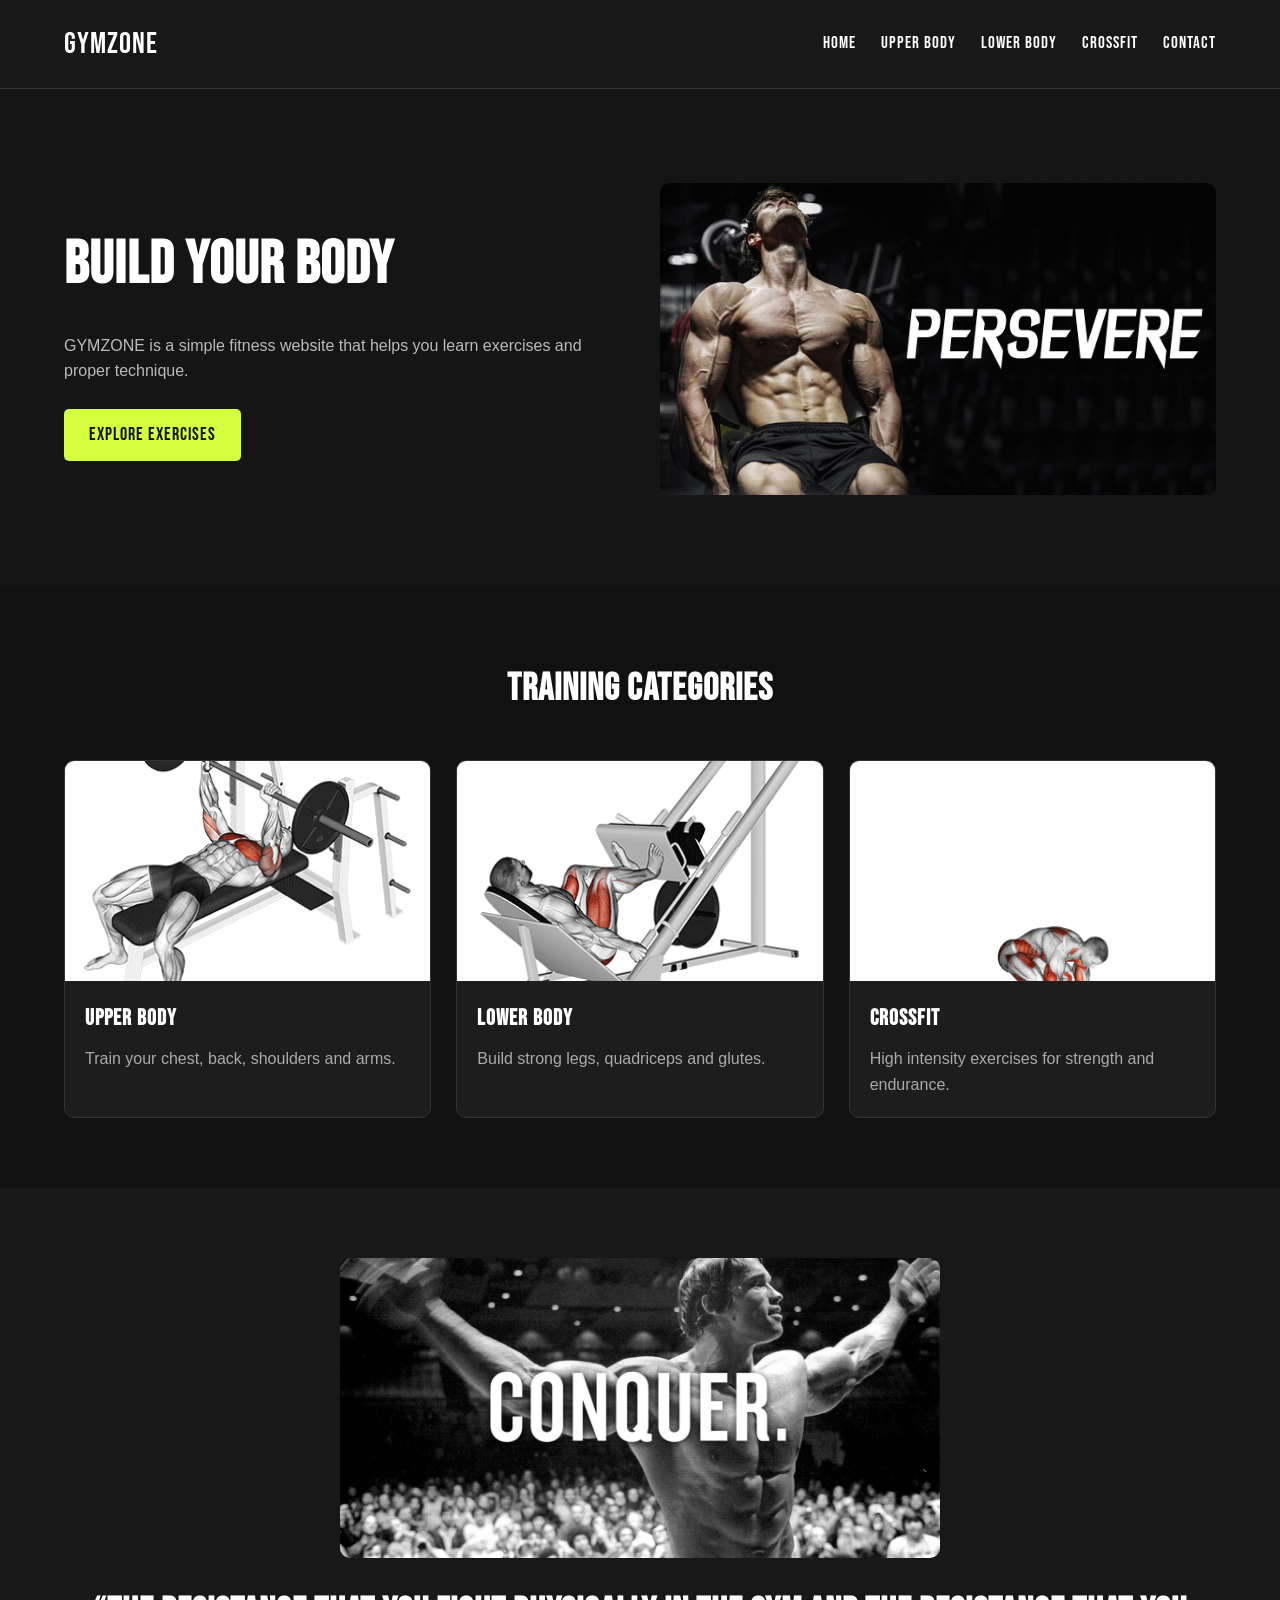
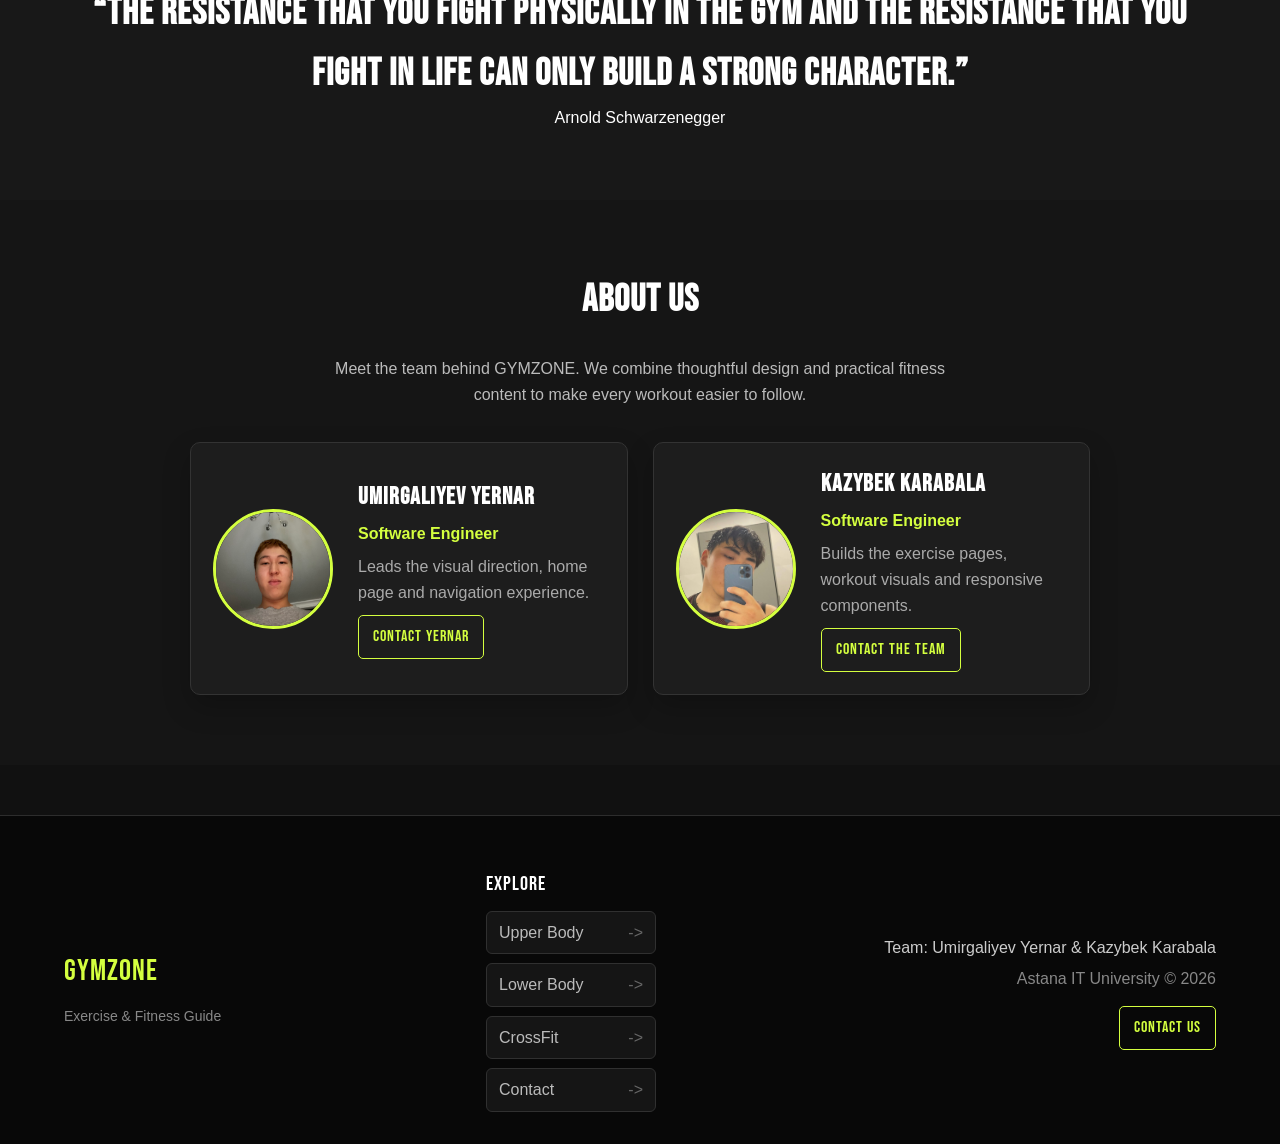
<file: index.html>
<!DOCTYPE html>
<html lang="en">
<head>
    <meta charset="UTF-8">
    <meta name="viewport" content="width=device-width, initial-scale=1.0">
    <title>GYMZONE - Home</title>
    <link rel="stylesheet" href="css/style.css">
</head>
<body>
<header id="main-header">
    <div class="container header-content">
        <a href="index.html" class="logo">GYMZONE</a>
        <nav>
            <ul class="nav-menu">
                <li><a href="index.html">Home</a></li>
                <li><a href="upper.html">Upper Body</a></li>
                <li><a href="lower.html">Lower Body</a></li>
                <li><a href="crossfit.html">CrossFit</a></li>
                <li><a href="contact.html">Contact</a></li>
            </ul>
        </nav>
    </div>
</header>
<main>
    <section class="hero">
        <div class="container hero-content">
            <div>
                <h1>BUILD YOUR BODY</h1>
                <p>
                    GYMZONE is a simple fitness website that
                    helps you learn exercises and proper technique.
                </p>
                <a href="#categories" class="btn">
                    Explore Exercises
                </a>
            </div>
            <img src="images/Dlaid.jpg" alt="Athlete training in the gym">
        </div>
    </section>
    <section class="section" id="categories">
        <div class="container">
            <h2 class="section-title">
                TRAINING CATEGORIES
            </h2>
            <div class="card-grid">
                <a href="upper.html" class="card">
                    <img src="images/Bench Press.gif"
                         alt="Upper body training">
                    <div class="card-content">
                        <h3>Upper Body</h3>
                        <p>
                            Train your chest, back,
                            shoulders and arms.
                        </p>
                    </div>
                </a>
                <a href="lower.html" class="card">
                    <img src="images/Leg Press.gif"
                         alt="Lower body training">
                    <div class="card-content">
                        <h3>Lower Body</h3>
                        <p>
                            Build strong legs,
                            quadriceps and glutes.
                        </p>
                    </div>
                </a>
                <a href="crossfit.html" class="card">
                    <img src="images/Burpees.gif"
                         alt="CrossFit training">
                    <div class="card-content">
                        <h3>CrossFit</h3>
                        <p>
                            High intensity exercises
                            for strength and endurance.
                        </p>
                    </div>
                </a>
            </div>
        </div>
    </section>
    <section class="section motivation">
        <div class="container">
            <img src="images/arnold1.jpg"
                 alt="Motivational gym image">
            <h2>
                “The resistance that you fight physically in the gym and the resistance that you fight in life can only build a strong character.”
            </h2>
            <p>
                Arnold Schwarzenegger
            </p>
        </div>
    </section>
    <section class="section team-section">
        <div class="container">
            <h2 class="section-title">ABOUT US</h2>
            <p class="team-intro">
                Meet the team behind GYMZONE. We combine thoughtful design
                and practical fitness content to make every workout easier to follow.
            </p>
            <div class="team-grid">
                <article class="team-card">
                    <img class="profile-img" src="images/Yernar.jpg" alt="Portrait of Umirgaliyev Yernar">
                    <div>
                        <h3>Umirgaliyev Yernar</h3>
                        <p class="team-role">Software Engineer</p>
                        <p>Leads the visual direction, home page and navigation experience.</p>
                        <a class="team-link" href="mailto:ernarface12@gmail.com">Contact Yernar</a>
                    </div>
                </article>
                <article class="team-card">
                    <img class="profile-img" src="images/Kazybek.jpg" alt="Portrait of Kazybek Karabala">
                    <div>
                        <h3>Kazybek Karabala</h3>
                        <p class="team-role">Software Engineer</p>
                        <p>Builds the exercise pages, workout visuals and responsive components.</p>
                        <a class="team-link" href="mailto:ernarface12@gmail.com">Contact the team</a>
                    </div>
                </article>
            </div>
        </div>
    </section>
</main>
<footer id="main-footer">
    <div class="container footer-content">
        <div class="footer-brand">
            <a href="index.html" class="logo">GYMZONE</a>
            <p>Exercise & Fitness Guide</p>
        </div>
        <div class="footer-links">
            <a href="upper.html">Upper Body</a>
            <a href="lower.html">Lower Body</a>
            <a href="crossfit.html">CrossFit</a>
            <a href="contact.html">Contact</a>
        </div>
        <div class="footer-team">
            <p>Team: Umirgaliyev Yernar &amp; Kazybek Karabala</p>
            <p>Astana IT University &copy; 2026</p>
            <a class="footer-contact" href="mailto:ernarface12@gmail.com">Contact us</a>
        </div>
    </div>
</footer>
</body>
</html>
</file>
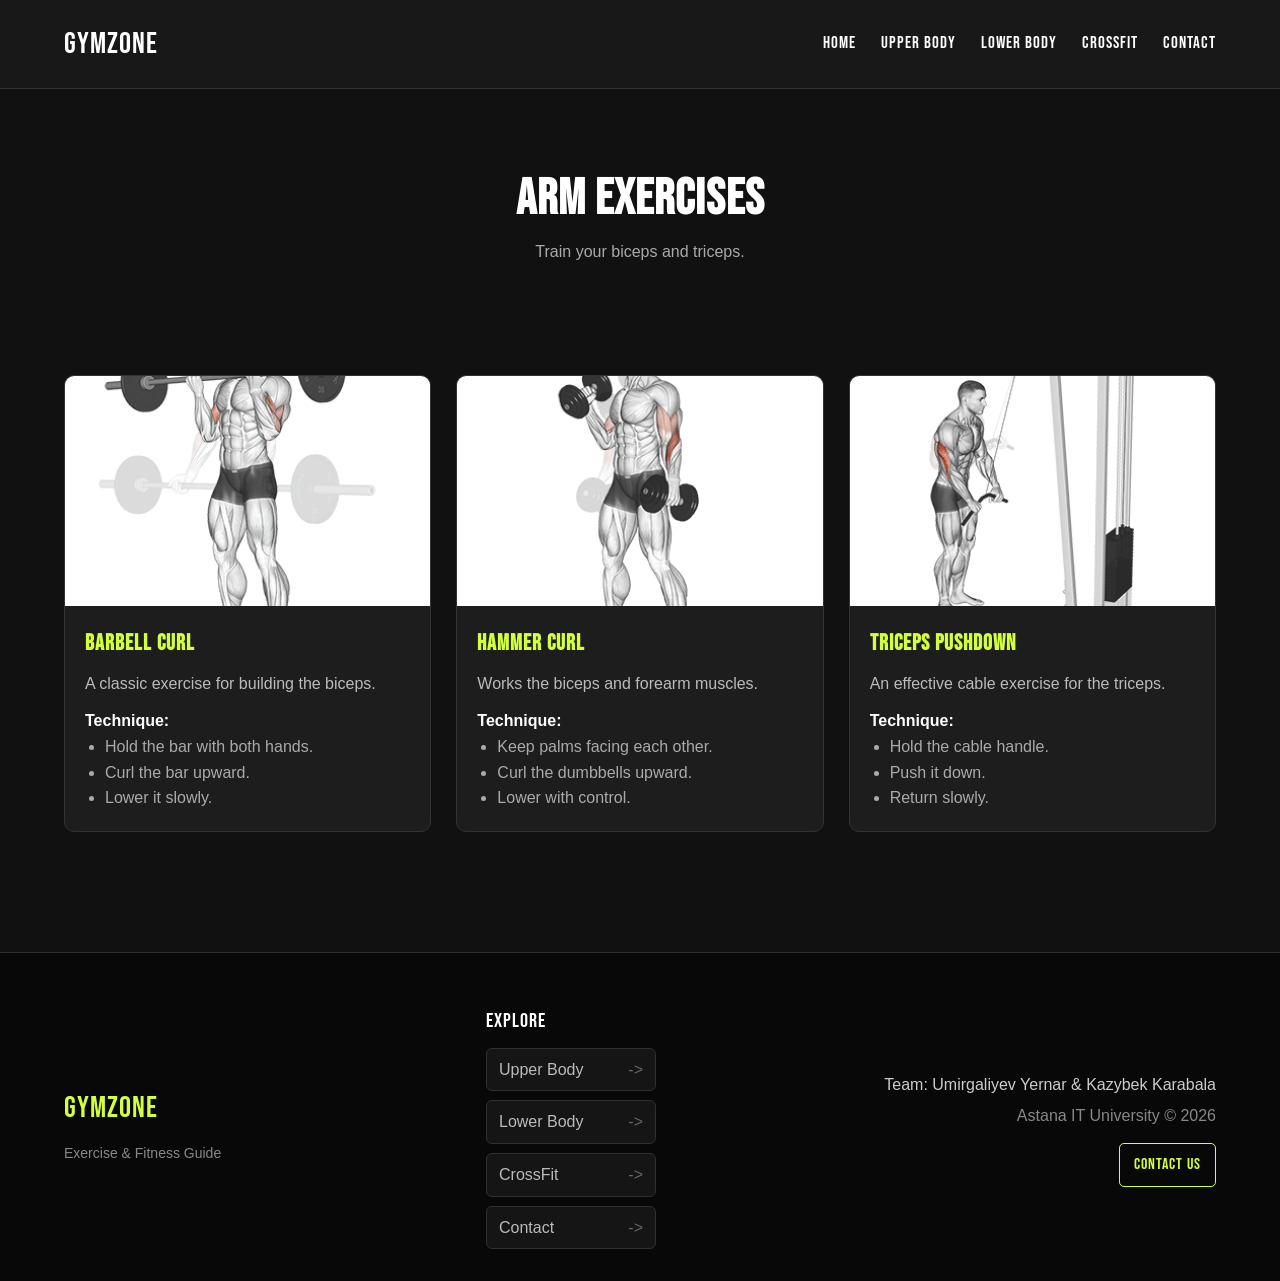
<file: arms.html>
<!DOCTYPE html>
<html lang="en">
<head>
    <meta charset="UTF-8">
    <meta name="viewport" content="width=device-width, initial-scale=1.0">
    <title>Arm Exercises</title>
    <link rel="stylesheet" href="css/style.css">
</head>
<body>
<header id="main-header">
    <div class="container header-content">
        <a href="index.html" class="logo">GYMZONE</a>
        <nav>
            <ul class="nav-menu">
                <li><a href="index.html">Home</a></li>
                <li><a href="upper.html">Upper Body</a></li>
                <li><a href="lower.html">Lower Body</a></li>
                <li><a href="crossfit.html">CrossFit</a></li>
                <li><a href="contact.html">Contact</a></li>
            </ul>
        </nav>
    </div>
</header>
<main>
    <section class="page-title">
        <div class="container">
            <h1>ARM EXERCISES</h1>
            <p>Train your biceps and triceps.</p>
        </div>
    </section>
    <section class="section">
        <div class="container">
            <div class="card-grid">
                <article class="exercise-card">
                    <img src="images/Barbell Curl.gif"
                         alt="Barbell curl">
                    <div class="exercise-content">
                        <h3>Barbell Curl</h3>
                        <p>
                            A classic exercise for
                            building the biceps.
                        </p>
                        <h4>Technique:</h4>
                        <ul>
                            <li>Hold the bar with both hands.</li>
                            <li>Curl the bar upward.</li>
                            <li>Lower it slowly.</li>
                        </ul>
                    </div>
                </article>
                <article class="exercise-card">
                    <img src="images/Hammer Curl.gif"
                         alt="Hammer curl">
                    <div class="exercise-content">
                        <h3>Hammer Curl</h3>
                        <p>
                            Works the biceps and
                            forearm muscles.
                        </p>
                        <h4>Technique:</h4>
                        <ul>
                            <li>Keep palms facing each other.</li>
                            <li>Curl the dumbbells upward.</li>
                            <li>Lower with control.</li>
                        </ul>
                    </div>
                </article>
                <article class="exercise-card">
                    <img src="images/Triceps Pushdown.gif"
                         alt="Triceps pushdown">
                    <div class="exercise-content">
                        <h3>Triceps Pushdown</h3>
                        <p>
                            An effective cable exercise
                            for the triceps.
                        </p>
                        <h4>Technique:</h4>
                        <ul>
                            <li>Hold the cable handle.</li>
                            <li>Push it down.</li>
                            <li>Return slowly.</li>
                        </ul>
                    </div>
                </article>
            </div>
        </div>
    </section>
</main>
<footer id="main-footer">
    <div class="container footer-content">
        <div class="footer-brand"><a href="index.html" class="logo">GYMZONE</a><p>Exercise &amp; Fitness Guide</p></div>
        <div class="footer-links"><a href="upper.html">Upper Body</a><a href="lower.html">Lower Body</a><a href="crossfit.html">CrossFit</a><a href="contact.html">Contact</a></div>
        <div class="footer-team"><p>Team: Umirgaliyev Yernar &amp; Kazybek Karabala</p><p>Astana IT University &copy; 2026</p><a class="footer-contact" href="mailto:ernarface12@gmail.com">Contact us</a></div>
    </div>
</footer>
</body>
</html>
</file>
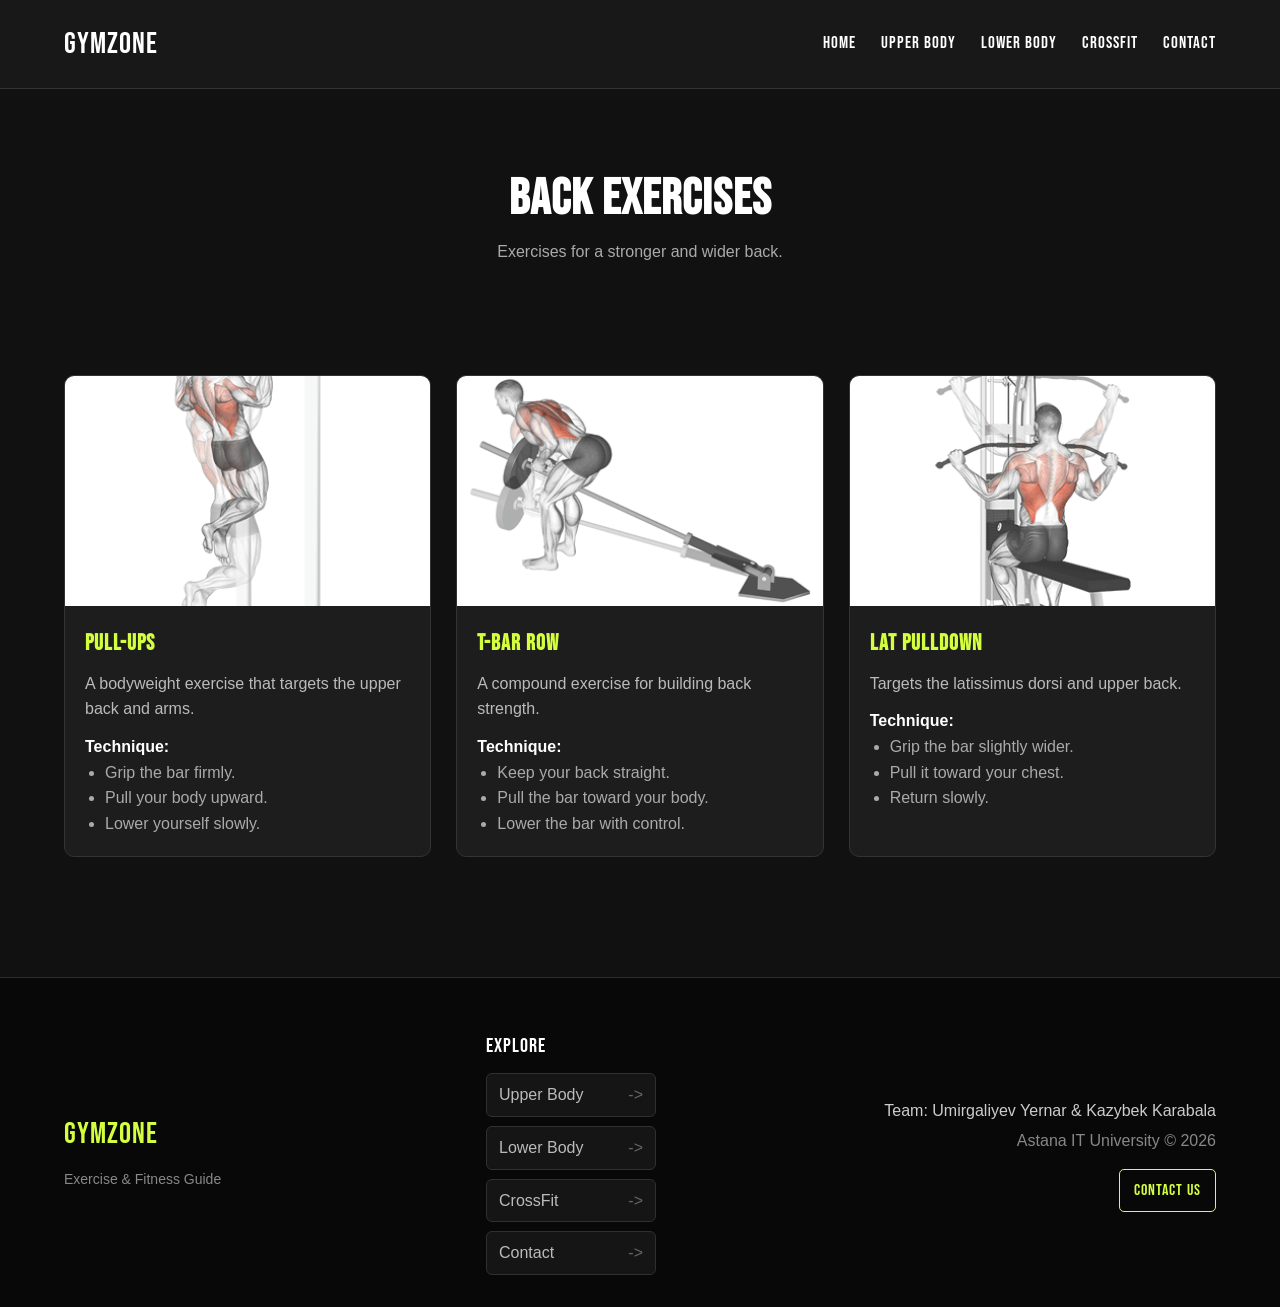
<file: back.html>
<!DOCTYPE html>
<html lang="en">
<head>
    <meta charset="UTF-8">
    <meta name="viewport" content="width=device-width, initial-scale=1.0">
    <title>Back Exercises</title>
    <link rel="stylesheet" href="css/style.css">
</head>
<body>
<header id="main-header">
    <div class="container header-content">
        <a href="index.html" class="logo">GYMZONE</a>
        <nav>
            <ul class="nav-menu">
                <li><a href="index.html">Home</a></li>
                <li><a href="upper.html">Upper Body</a></li>
                <li><a href="lower.html">Lower Body</a></li>
                <li><a href="crossfit.html">CrossFit</a></li>
                <li><a href="contact.html">Contact</a></li>
            </ul>
        </nav>
    </div>
</header>
<main>
    <section class="page-title">
        <div class="container">
            <h1>BACK EXERCISES</h1>
            <p>Exercises for a stronger and wider back.</p>
        </div>
    </section>
    <section class="section">
        <div class="container">
            <div class="card-grid">
                <article class="exercise-card">
                    <img src="images/Pull-up.gif" alt="Pull ups">
                    <div class="exercise-content">
                        <h3>Pull-Ups</h3>
                        <p>
                            A bodyweight exercise that targets
                            the upper back and arms.
                        </p>
                        <h4>Technique:</h4>
                        <ul>
                            <li>Grip the bar firmly.</li>
                            <li>Pull your body upward.</li>
                            <li>Lower yourself slowly.</li>
                        </ul>
                    </div>
                </article>
                <article class="exercise-card">
                    <img src="images/T-bar Row.gif" alt="T-bar row">
                    <div class="exercise-content">
                        <h3>T-bar Row</h3>
                        <p>
                            A compound exercise for building
                            back strength.
                        </p>
                        <h4>Technique:</h4>
                        <ul>
                            <li>Keep your back straight.</li>
                            <li>Pull the bar toward your body.</li>
                            <li>Lower the bar with control.</li>
                        </ul>
                    </div>
                </article>
                <article class="exercise-card">
                    <img src="images/Lat-Pulldown.gif" alt="Lat pulldown">
                    <div class="exercise-content">
                        <h3>Lat Pulldown</h3>
                        <p>
                            Targets the latissimus dorsi
                            and upper back.
                        </p>
                        <h4>Technique:</h4>
                        <ul>
                            <li>Grip the bar slightly wider.</li>
                            <li>Pull it toward your chest.</li>
                            <li>Return slowly.</li>
                        </ul>
                    </div>
                </article>
            </div>
        </div>
    </section>
</main>
<footer id="main-footer">
    <div class="container footer-content">
        <div class="footer-brand"><a href="index.html" class="logo">GYMZONE</a><p>Exercise &amp; Fitness Guide</p></div>
        <div class="footer-links"><a href="upper.html">Upper Body</a><a href="lower.html">Lower Body</a><a href="crossfit.html">CrossFit</a><a href="contact.html">Contact</a></div>
        <div class="footer-team"><p>Team: Umirgaliyev Yernar &amp; Kazybek Karabala</p><p>Astana IT University &copy; 2026</p><a class="footer-contact" href="mailto:ernarface12@gmail.com">Contact us</a></div>
    </div>
</footer>
</body>
</html>
</file>
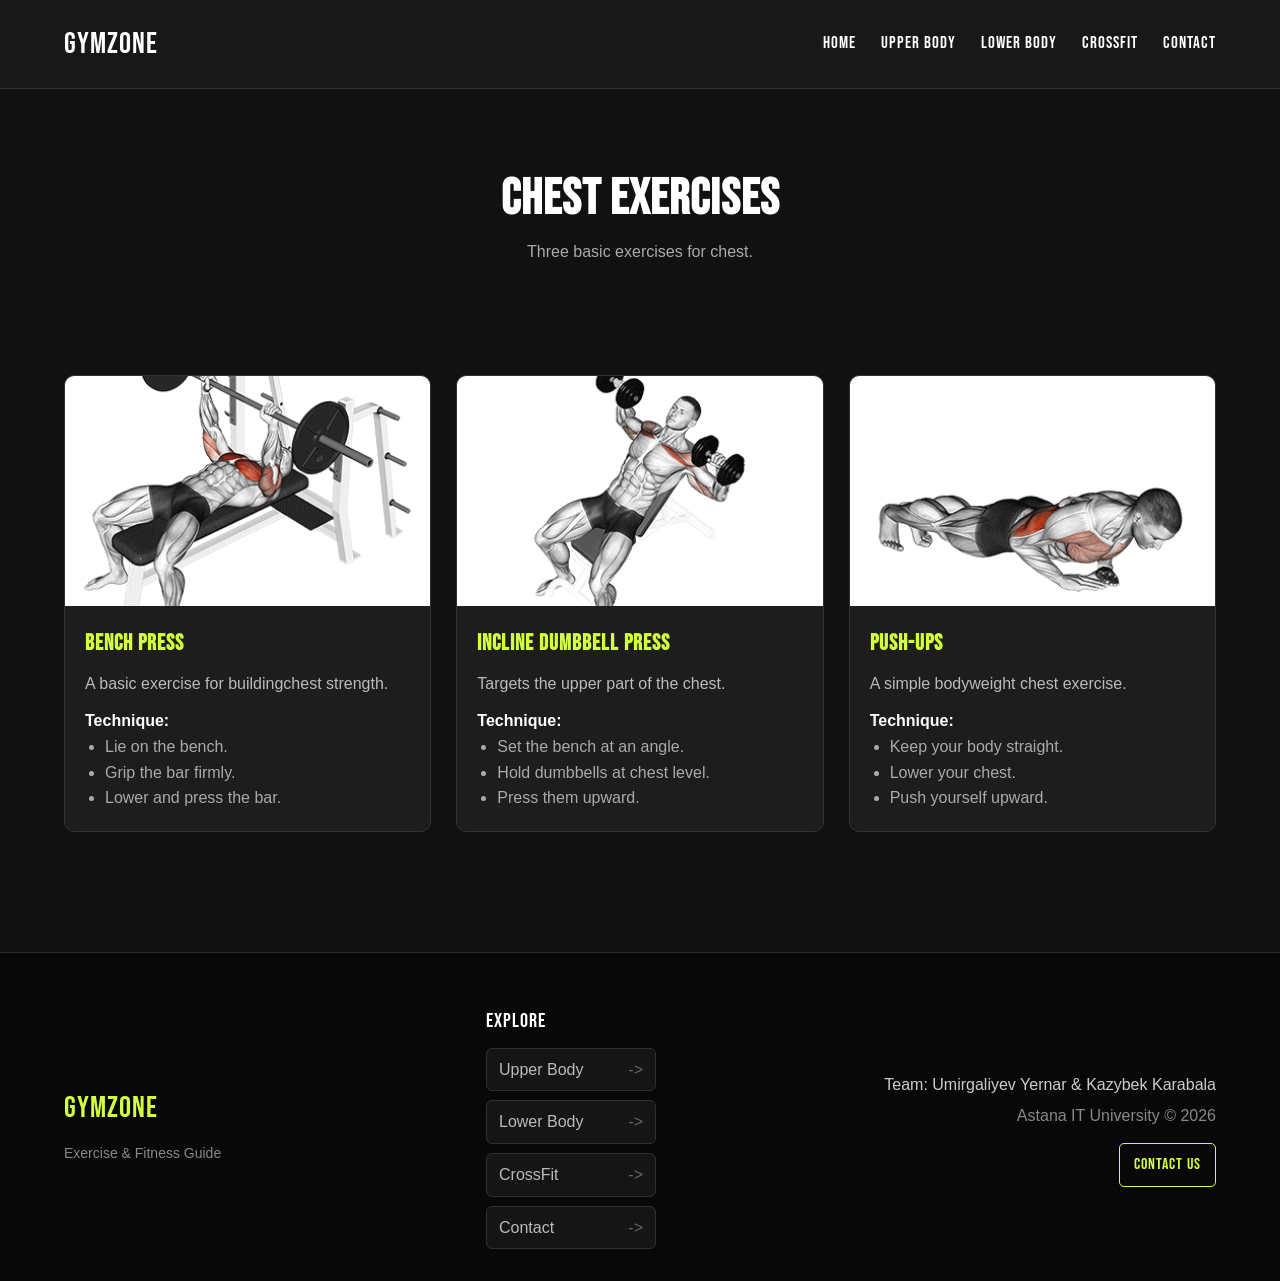
<file: chest.html>
<!DOCTYPE html>
<html lang="en">
<head>
    <meta charset="UTF-8">
    <meta name="viewport" content="width=device-width, initial-scale=1.0">
    <title>Chest Exercises</title>
    <link rel="stylesheet" href="css/style.css">
</head>
<body>
<header id="main-header">
    <div class="container header-content">
        <a href="index.html" class="logo">GYMZONE</a>
        <nav>
            <ul class="nav-menu">
                <li><a href="index.html">Home</a></li>
                <li><a href="upper.html">Upper Body</a></li>
                <li><a href="lower.html">Lower Body</a></li>
                <li><a href="crossfit.html">CrossFit</a></li>
                <li><a href="contact.html">Contact</a></li>
            </ul>
        </nav>
    </div>
</header>
<main>
    <section class="page-title">
        <div class="container">
            <h1>CHEST EXERCISES</h1>
            <p>Three basic exercises for chest.</p>
        </div>
    </section>
    <section class="section">
        <div class="container">
            <div class="card-grid">
                <article class="exercise-card">
                    <img src="images/Barbell-Bench-Press.gif" alt="Barbell bench press">
                    <div class="exercise-content">
                        <h3>Bench Press</h3>
                        <p>A basic exercise for buildingchest strength.</p>
                        <h4>Technique:</h4>
                        <ul>
                            <li>Lie on the bench.</li>
                            <li>Grip the bar firmly.</li>
                            <li>Lower and press the bar.</li>
                        </ul>
                    </div>
                </article>
                <article class="exercise-card">
                    <img src="images/Incline-Dumbbell-Press.gif" alt="Incline dumbbell press">
                    <div class="exercise-content">
                        <h3>Incline Dumbbell Press</h3>
                        <p>Targets the upper part of the chest.</p>
                        <h4>Technique:</h4>
                        <ul>
                            <li>Set the bench at an angle.</li>
                            <li>Hold dumbbells at chest level.</li>
                            <li>Press them upward.</li>
                        </ul>
                    </div>
                </article>
                <article class="exercise-card">
                    <img src="images/Push-up.gif" alt="Push ups">
                    <div class="exercise-content">
                        <h3>Push-Ups</h3>
                        <p>A simple bodyweight chest exercise.</p>
                        <h4>Technique:</h4>
                        <ul>
                            <li>Keep your body straight.</li>
                            <li>Lower your chest.</li>
                            <li>Push yourself upward.</li>
                        </ul>
                    </div>
                </article>
            </div>
        </div>
    </section>
</main>
<footer id="main-footer">
    <div class="container footer-content">
        <div class="footer-brand"><a href="index.html" class="logo">GYMZONE</a><p>Exercise &amp; Fitness Guide</p></div>
        <div class="footer-links"><a href="upper.html">Upper Body</a><a href="lower.html">Lower Body</a><a href="crossfit.html">CrossFit</a><a href="contact.html">Contact</a></div>
        <div class="footer-team"><p>Team: Umirgaliyev Yernar &amp; Kazybek Karabala</p><p>Astana IT University &copy; 2026</p><a class="footer-contact" href="mailto:ernarface12@gmail.com">Contact us</a></div>
    </div>
</footer>
</body>
</html>
</file>
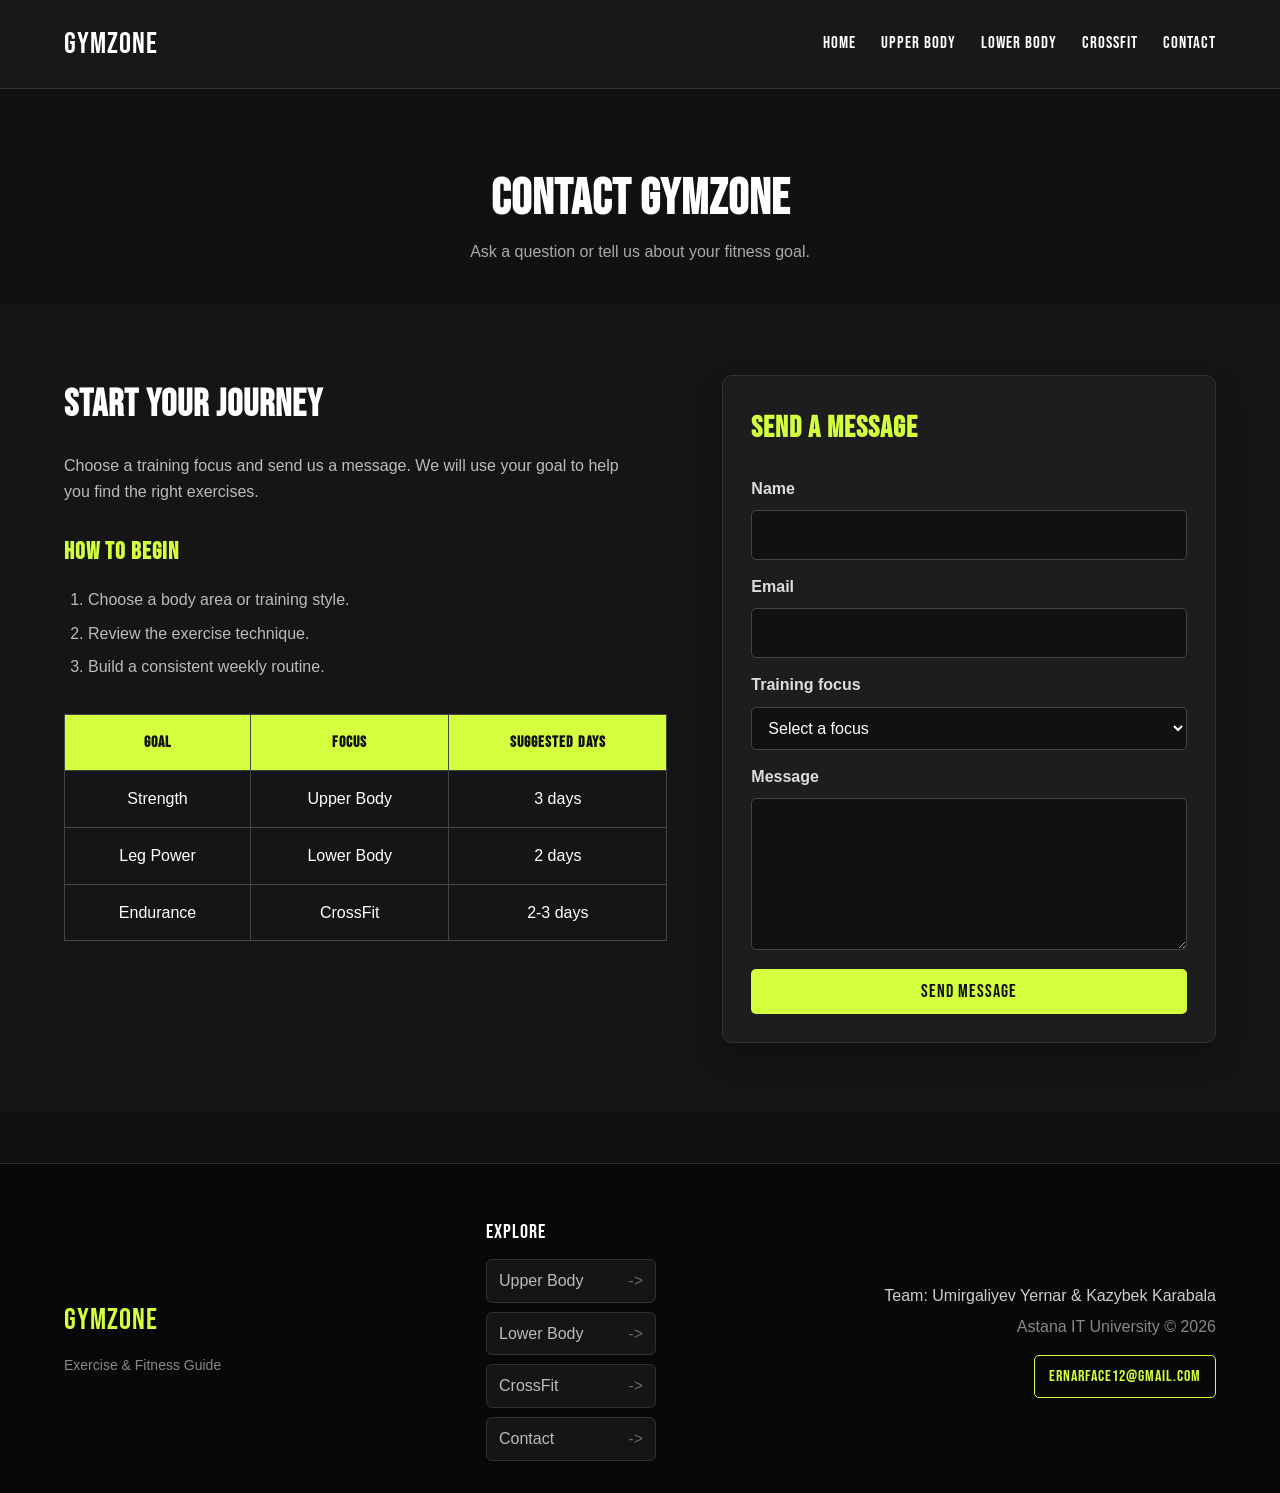
<file: contact.html>
<!DOCTYPE html>
<html lang="en">
<head>
    <meta charset="UTF-8">
    <meta name="viewport" content="width=device-width, initial-scale=1.0">
    <title>Contact GYMZONE</title>
    <link rel="stylesheet" href="css/style.css">
</head>
<body>
<header id="main-header">
    <div class="container header-content">
        <a href="index.html" class="logo">GYMZONE</a>
        <nav>
            <ul class="nav-menu">
                <li><a href="index.html">Home</a></li>
                <li><a href="upper.html">Upper Body</a></li>
                <li><a href="lower.html">Lower Body</a></li>
                <li><a href="crossfit.html">CrossFit</a></li>
                <li><a href="contact.html">Contact</a></li>
            </ul>
        </nav>
    </div>
</header>
<main>
    <section class="page-title">
        <div class="container">
            <h1>CONTACT GYMZONE</h1>
            <p>Ask a question or tell us about your fitness goal.</p>
        </div>
    </section>
    <section class="section contact-section">
        <div class="container contact-grid">
            <div>
                <h2 class="section-title contact-title">START YOUR JOURNEY</h2>
                <p class="contact-copy">
                    Choose a training focus and send us a message. We will use your
                    goal to help you find the right exercises.
                </p>
                <h3 class="contact-subtitle">How to begin</h3>
                <ol class="steps-list">
                    <li>Choose a body area or training style.</li>
                    <li>Review the exercise technique.</li>
                    <li>Build a consistent weekly routine.</li>
                </ol>
                <table class="workout-table">
                    <thead>
                        <tr>
                            <th>Goal</th>
                            <th>Focus</th>
                            <th>Suggested Days</th>
                        </tr>
                    </thead>
                    <tbody>
                        <tr>
                            <td>Strength</td>
                            <td>Upper Body</td>
                            <td>3 days</td>
                        </tr>
                        <tr>
                            <td>Leg Power</td>
                            <td>Lower Body</td>
                            <td>2 days</td>
                        </tr>
                        <tr>
                            <td>Endurance</td>
                            <td>CrossFit</td>
                            <td>2-3 days</td>
                        </tr>
                    </tbody>
                </table>
            </div>
            <form id="contact-form" action="mailto:ernarface12@gmail.com" method="post" enctype="text/plain">
                <h2>Send a Message</h2>
                <label for="name">Name</label>
                <input id="name" name="name" type="text" required>
                <label for="email">Email</label>
                <input id="email" name="email" type="email" required>
                <label for="focus">Training focus</label>
                <select id="focus" name="focus" required>
                    <option value="">Select a focus</option>
                    <option value="upper-body">Upper Body</option>
                    <option value="lower-body">Lower Body</option>
                    <option value="crossfit">CrossFit</option>
                </select>
                <label for="message">Message</label>
                <textarea id="message" name="message" rows="5" required></textarea>
                <button type="submit">Send Message</button>
            </form>
        </div>
    </section>
</main>
<footer id="main-footer">
    <div class="container footer-content">
        <div class="footer-brand"><a href="index.html" class="logo">GYMZONE</a><p>Exercise &amp; Fitness Guide</p></div>
        <div class="footer-links"><a href="upper.html">Upper Body</a><a href="lower.html">Lower Body</a><a href="crossfit.html">CrossFit</a><a href="contact.html">Contact</a></div>
        <div class="footer-team"><p>Team: Umirgaliyev Yernar &amp; Kazybek Karabala</p><p>Astana IT University &copy; 2026</p><a class="footer-contact" href="mailto:ernarface12@gmail.com">ernarface12@gmail.com</a></div>
    </div>
</footer>
</body>
</html>
</file>
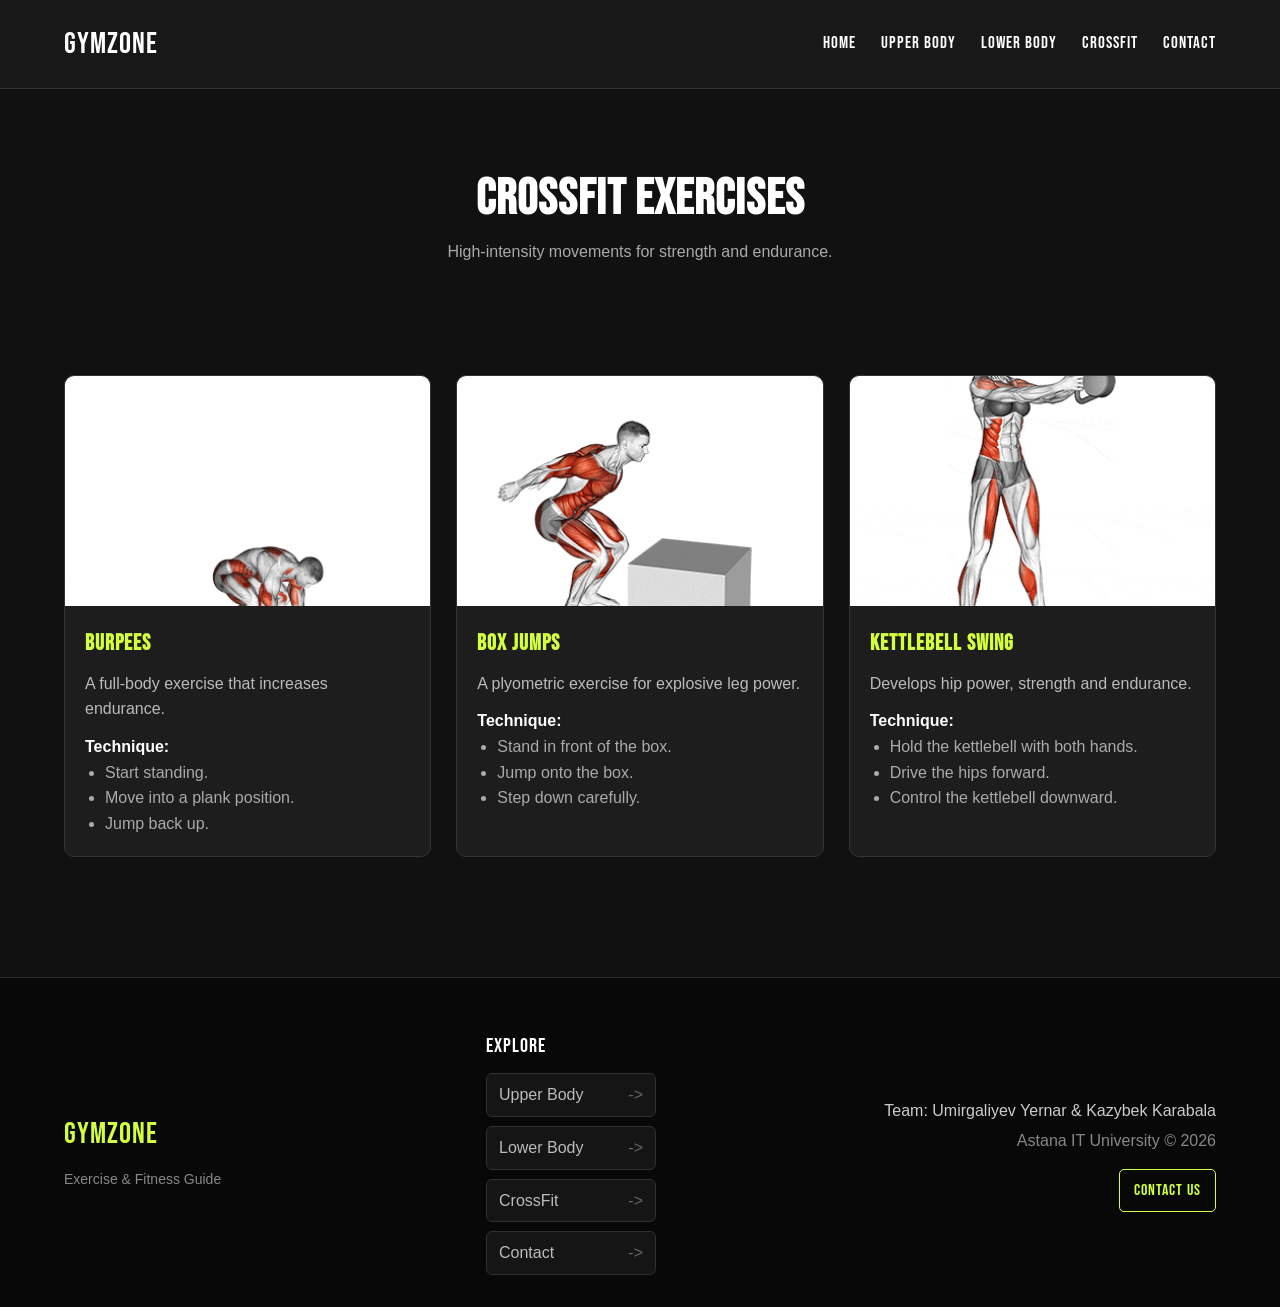
<file: crossfit.html>
<!DOCTYPE html>
<html lang="en">
<head>
    <meta charset="UTF-8">
    <meta name="viewport" content="width=device-width, initial-scale=1.0">
    <title>CrossFit Exercises</title>
    <link rel="stylesheet" href="css/style.css">
</head>
<body>
<header id="main-header">
    <div class="container header-content">
        <a href="index.html" class="logo">GYMZONE</a>
        <nav>
            <ul class="nav-menu">
                <li><a href="index.html">Home</a></li>
                <li><a href="upper.html">Upper Body</a></li>
                <li><a href="lower.html">Lower Body</a></li>
                <li><a href="crossfit.html">CrossFit</a></li>
                <li><a href="contact.html">Contact</a></li>
            </ul>
        </nav>
    </div>
</header>
<main>
    <section class="page-title">
        <div class="container">
            <h1>CROSSFIT EXERCISES</h1>
            <p>
                High-intensity movements for strength
                and endurance.
            </p>
        </div>
    </section>
    <section class="section">
        <div class="container">
            <div class="card-grid">
                <article class="exercise-card">
                    <img src="images/Burpees.gif"
                         alt="Burpees">
                    <div class="exercise-content">
                        <h3>Burpees</h3>
                        <p>
                            A full-body exercise that
                            increases endurance.
                        </p>
                        <h4>Technique:</h4>
                        <ul>
                            <li>Start standing.</li>
                            <li>Move into a plank position.</li>
                            <li>Jump back up.</li>
                        </ul>
                    </div>
                </article>
                <article class="exercise-card">
                    <img src="images/Box Jumps.gif"
                         alt="Box jumps">
                    <div class="exercise-content">
                        <h3>Box Jumps</h3>
                        <p>
                            A plyometric exercise for
                            explosive leg power.
                        </p>
                        <h4>Technique:</h4>
                        <ul>
                            <li>Stand in front of the box.</li>
                            <li>Jump onto the box.</li>
                            <li>Step down carefully.</li>
                        </ul>
                    </div>
                </article>
                <article class="exercise-card">
                    <img src="images/Kettlebell Swing.gif"
                         alt="Kettlebell swing">
                    <div class="exercise-content">
                        <h3>Kettlebell Swing</h3>
                        <p>
                            Develops hip power,
                            strength and endurance.
                        </p>
                        <h4>Technique:</h4>
                        <ul>
                            <li>Hold the kettlebell with both hands.</li>
                            <li>Drive the hips forward.</li>
                            <li>Control the kettlebell downward.</li>
                        </ul>
                    </div>
                </article>
            </div>
        </div>
    </section>
</main>
<footer id="main-footer">
    <div class="container footer-content">
        <div class="footer-brand"><a href="index.html" class="logo">GYMZONE</a><p>Exercise &amp; Fitness Guide</p></div>
        <div class="footer-links"><a href="upper.html">Upper Body</a><a href="lower.html">Lower Body</a><a href="crossfit.html">CrossFit</a><a href="contact.html">Contact</a></div>
        <div class="footer-team"><p>Team: Umirgaliyev Yernar &amp; Kazybek Karabala</p><p>Astana IT University &copy; 2026</p><a class="footer-contact" href="mailto:ernarface12@gmail.com">Contact us</a></div>
    </div>
</footer>
</body>
</html>
</file>
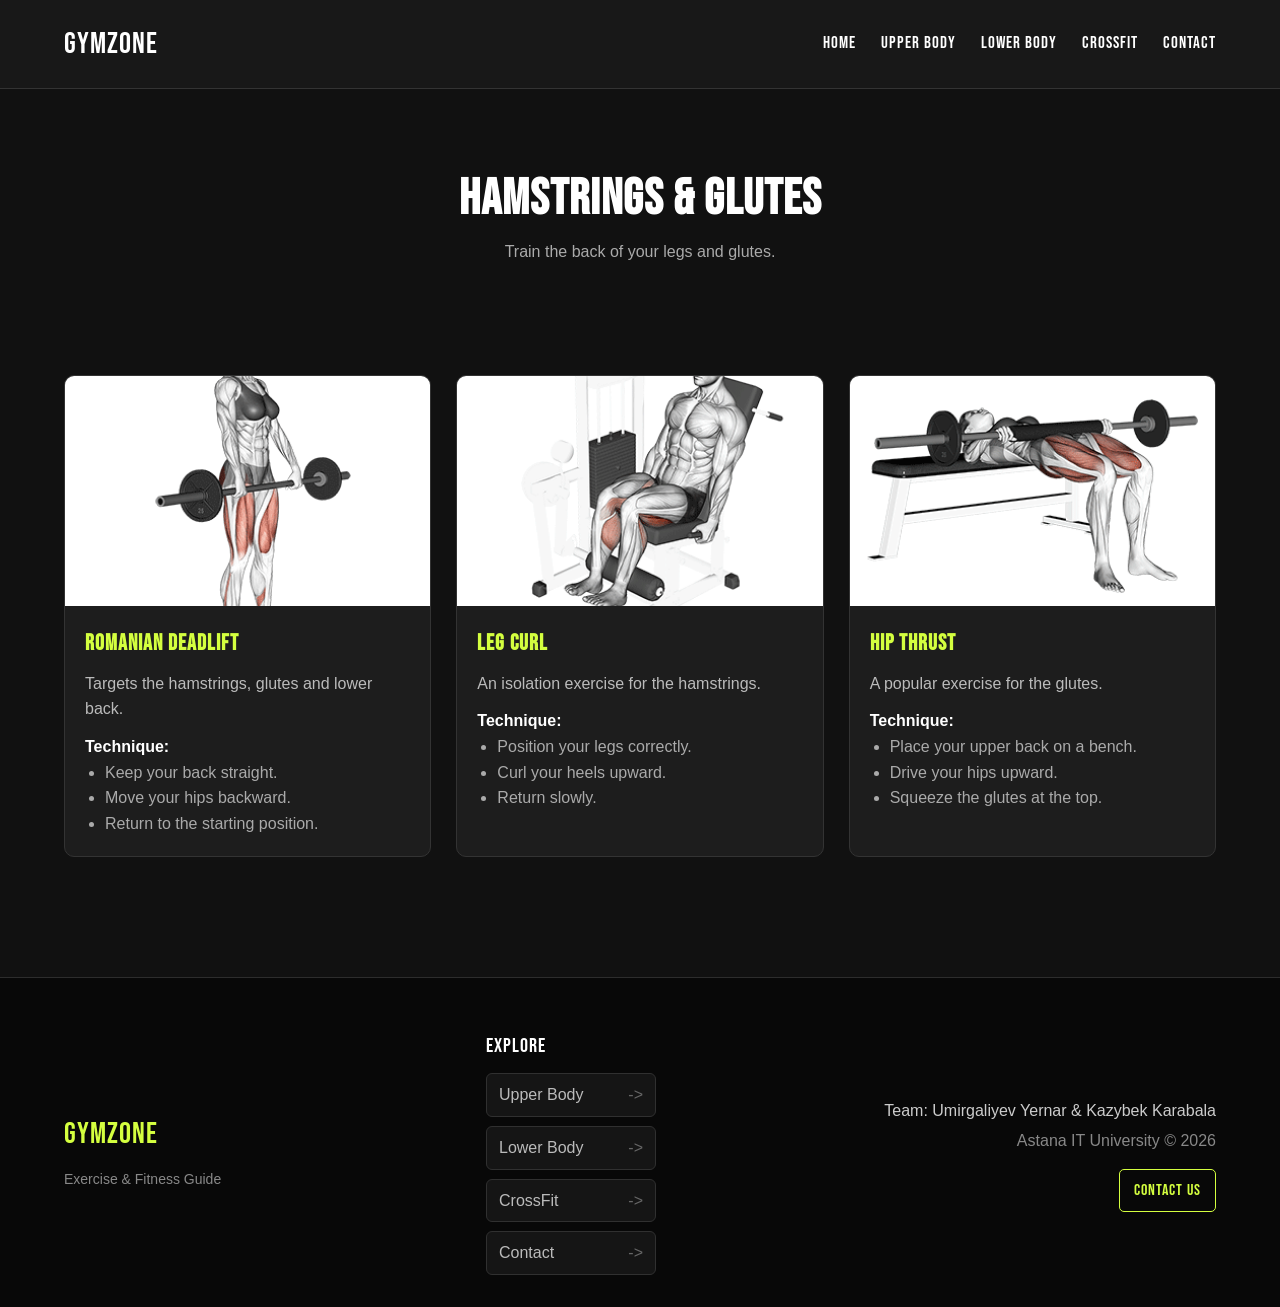
<file: hamstrings.html>
<!DOCTYPE html>
<html lang="en">
<head>
    <meta charset="UTF-8">
    <meta name="viewport" content="width=device-width, initial-scale=1.0">
    <title>Hamstrings & Glutes</title>
    <link rel="stylesheet" href="css/style.css">
</head>
<body>
<header id="main-header">
    <div class="container header-content">
        <a href="index.html" class="logo">GYMZONE</a>
        <nav>
            <ul class="nav-menu">
                <li><a href="index.html">Home</a></li>
                <li><a href="upper.html">Upper Body</a></li>
                <li><a href="lower.html">Lower Body</a></li>
                <li><a href="crossfit.html">CrossFit</a></li>
                <li><a href="contact.html">Contact</a></li>
            </ul>
        </nav>
    </div>
</header>
<main>
    <section class="page-title">
        <div class="container">
            <h1>HAMSTRINGS & GLUTES</h1>
            <p>Train the back of your legs and glutes.</p>
        </div>
    </section>
    <section class="section">
        <div class="container">
            <div class="card-grid">
                <article class="exercise-card">
                    <img src="images/Romanian Deadlift.gif"
                         alt="Romanian deadlift">
                    <div class="exercise-content">
                        <h3>Romanian Deadlift</h3>
                        <p>
                            Targets the hamstrings,
                            glutes and lower back.
                        </p>
                        <h4>Technique:</h4>
                        <ul>
                            <li>Keep your back straight.</li>
                            <li>Move your hips backward.</li>
                            <li>Return to the starting position.</li>
                        </ul>
                    </div>
                </article>
                <article class="exercise-card">
                    <img src="images/Leg Curl.gif"
                         alt="Leg curl">
                    <div class="exercise-content">
                        <h3>Leg Curl</h3>
                        <p>
                            An isolation exercise
                            for the hamstrings.
                        </p>
                        <h4>Technique:</h4>
                        <ul>
                            <li>Position your legs correctly.</li>
                            <li>Curl your heels upward.</li>
                            <li>Return slowly.</li>
                        </ul>
                    </div>
                </article>
                <article class="exercise-card">
                    <img src="images/Hip Thrust.gif"
                         alt="Hip thrust">
                    <div class="exercise-content">
                        <h3>Hip Thrust</h3>
                        <p>
                            A popular exercise for
                            the glutes.
                        </p>
                        <h4>Technique:</h4>
                        <ul>
                            <li>Place your upper back on a bench.</li>
                            <li>Drive your hips upward.</li>
                            <li>Squeeze the glutes at the top.</li>
                        </ul>
                    </div>
                </article>
            </div>
        </div>
    </section>
</main>
<footer id="main-footer">
    <div class="container footer-content">
        <div class="footer-brand"><a href="index.html" class="logo">GYMZONE</a><p>Exercise &amp; Fitness Guide</p></div>
        <div class="footer-links"><a href="upper.html">Upper Body</a><a href="lower.html">Lower Body</a><a href="crossfit.html">CrossFit</a><a href="contact.html">Contact</a></div>
        <div class="footer-team"><p>Team: Umirgaliyev Yernar &amp; Kazybek Karabala</p><p>Astana IT University &copy; 2026</p><a class="footer-contact" href="mailto:ernarface12@gmail.com">Contact us</a></div>
    </div>
</footer>
</body>
</html>
</file>
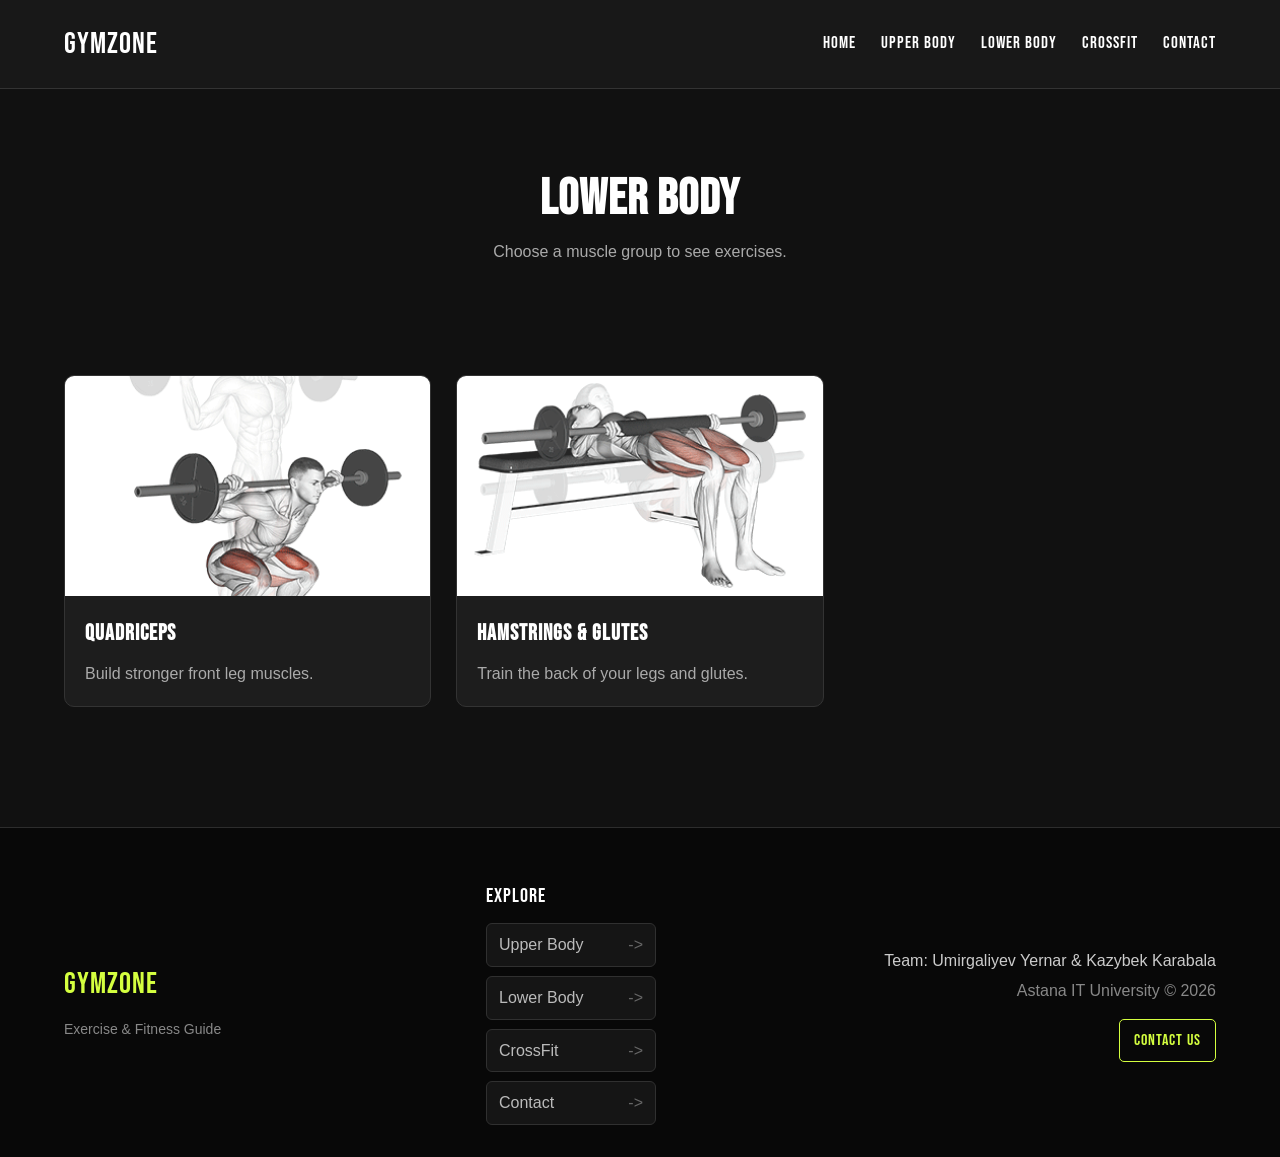
<file: lower.html>
<!DOCTYPE html>
<html lang="en">
<head>
    <meta charset="UTF-8">
    <meta name="viewport" content="width=device-width, initial-scale=1.0">
    <title>Lower Body</title>
    <link rel="stylesheet" href="css/style.css">
</head>
<body>
<header id="main-header">
    <div class="container header-content">
        <a href="index.html" class="logo">GYMZONE</a>
        <nav>
            <ul class="nav-menu">
                <li><a href="index.html">Home</a></li>
                <li><a href="upper.html">Upper Body</a></li>
                <li><a href="lower.html">Lower Body</a></li>
                <li><a href="crossfit.html">CrossFit</a></li>
                <li><a href="contact.html">Contact</a></li>
            </ul>
        </nav>
    </div>
</header>
<main>
    <section class="page-title">
        <div class="container">
            <h1>LOWER BODY</h1>
            <p>
                Choose a muscle group to see exercises.
            </p>
        </div>
    </section>
    <section class="section">
        <div class="container">
            <div class="card-grid">
                <a href="quads.html" class="card">
                    <img src="images/Barbell Squat.gif"
                         alt="Quadriceps">
                    <div class="card-content">
                        <h3>Quadriceps</h3>
                        <p>
                            Build stronger front leg muscles.
                        </p>
                    </div>
                </a>
                <a href="hamstrings.html" class="card">
                    <img src="images/Hip Thrust.gif"
                         alt="Hamstrings and glutes">
                    <div class="card-content">
                        <h3>Hamstrings & Glutes</h3>
                        <p>
                            Train the back of your legs
                            and glutes.
                        </p>
                    </div>
                </a>
            </div>
        </div>
    </section>
</main>
<footer id="main-footer">
    <div class="container footer-content">
        <div class="footer-brand"><a href="index.html" class="logo">GYMZONE</a><p>Exercise &amp; Fitness Guide</p></div>
        <div class="footer-links"><a href="upper.html">Upper Body</a><a href="lower.html">Lower Body</a><a href="crossfit.html">CrossFit</a><a href="contact.html">Contact</a></div>
        <div class="footer-team"><p>Team: Umirgaliyev Yernar &amp; Kazybek Karabala</p><p>Astana IT University &copy; 2026</p><a class="footer-contact" href="mailto:ernarface12@gmail.com">Contact us</a></div>
    </div>
</footer>
</body>
</html>
</file>
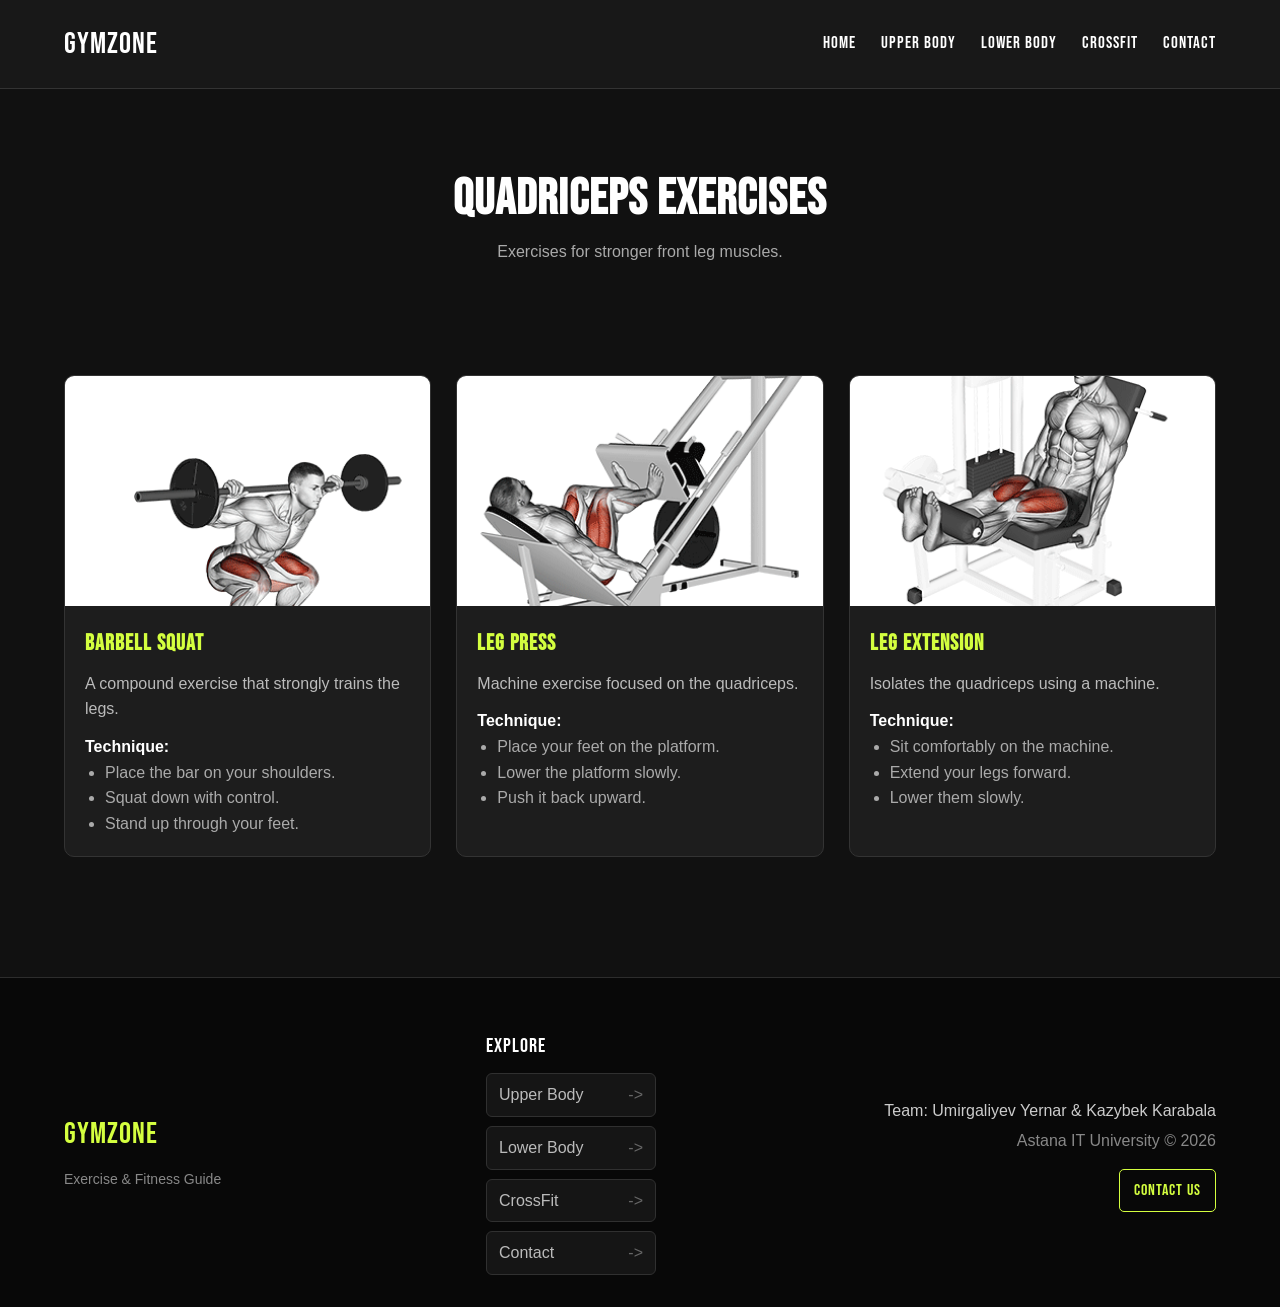
<file: quads.html>
<!DOCTYPE html>
<html lang="en">
<head>
    <meta charset="UTF-8">
    <meta name="viewport" content="width=device-width, initial-scale=1.0">
    <title>Quadriceps Exercises</title>
    <link rel="stylesheet" href="css/style.css">
</head>
<body>
<header id="main-header">
    <div class="container header-content">
        <a href="index.html" class="logo">GYMZONE</a>
        <nav>
            <ul class="nav-menu">
                <li><a href="index.html">Home</a></li>
                <li><a href="upper.html">Upper Body</a></li>
                <li><a href="lower.html">Lower Body</a></li>
                <li><a href="crossfit.html">CrossFit</a></li>
                <li><a href="contact.html">Contact</a></li>
            </ul>
        </nav>
    </div>
</header>
<main>
    <section class="page-title">
        <div class="container">
            <h1>QUADRICEPS EXERCISES</h1>
            <p>Exercises for stronger front leg muscles.</p>
        </div>
    </section>
    <section class="section">
        <div class="container">
            <div class="card-grid">
                <article class="exercise-card">
                    <img src="images/Barbell Squat.gif"
                         alt="Barbell squat">
                    <div class="exercise-content">
                        <h3>Barbell Squat</h3>
                        <p>
                            A compound exercise that
                            strongly trains the legs.
                        </p>
                        <h4>Technique:</h4>
                        <ul>
                            <li>Place the bar on your shoulders.</li>
                            <li>Squat down with control.</li>
                            <li>Stand up through your feet.</li>
                        </ul>
                    </div>
                </article>
                <article class="exercise-card">
                    <img src="images/Leg Press.gif"
                         alt="Leg press">
                    <div class="exercise-content">
                        <h3>Leg Press</h3>
                        <p>
                            Machine exercise focused
                            on the quadriceps.
                        </p>
                        <h4>Technique:</h4>
                        <ul>
                            <li>Place your feet on the platform.</li>
                            <li>Lower the platform slowly.</li>
                            <li>Push it back upward.</li>
                        </ul>
                    </div>
                </article>
                <article class="exercise-card">
                    <img src="images/LEG-EXTENSION.gif"
                         alt="Leg extension">
                    <div class="exercise-content">
                        <h3>Leg Extension</h3>
                        <p>
                            Isolates the quadriceps
                            using a machine.
                        </p>
                        <h4>Technique:</h4>
                        <ul>
                            <li>Sit comfortably on the machine.</li>
                            <li>Extend your legs forward.</li>
                            <li>Lower them slowly.</li>
                        </ul>
                    </div>
                </article>
            </div>
        </div>
    </section>
</main>
<footer id="main-footer">
    <div class="container footer-content">
        <div class="footer-brand"><a href="index.html" class="logo">GYMZONE</a><p>Exercise &amp; Fitness Guide</p></div>
        <div class="footer-links"><a href="upper.html">Upper Body</a><a href="lower.html">Lower Body</a><a href="crossfit.html">CrossFit</a><a href="contact.html">Contact</a></div>
        <div class="footer-team"><p>Team: Umirgaliyev Yernar &amp; Kazybek Karabala</p><p>Astana IT University &copy; 2026</p><a class="footer-contact" href="mailto:ernarface12@gmail.com">Contact us</a></div>
    </div>
</footer>
</body>
</html>
</file>
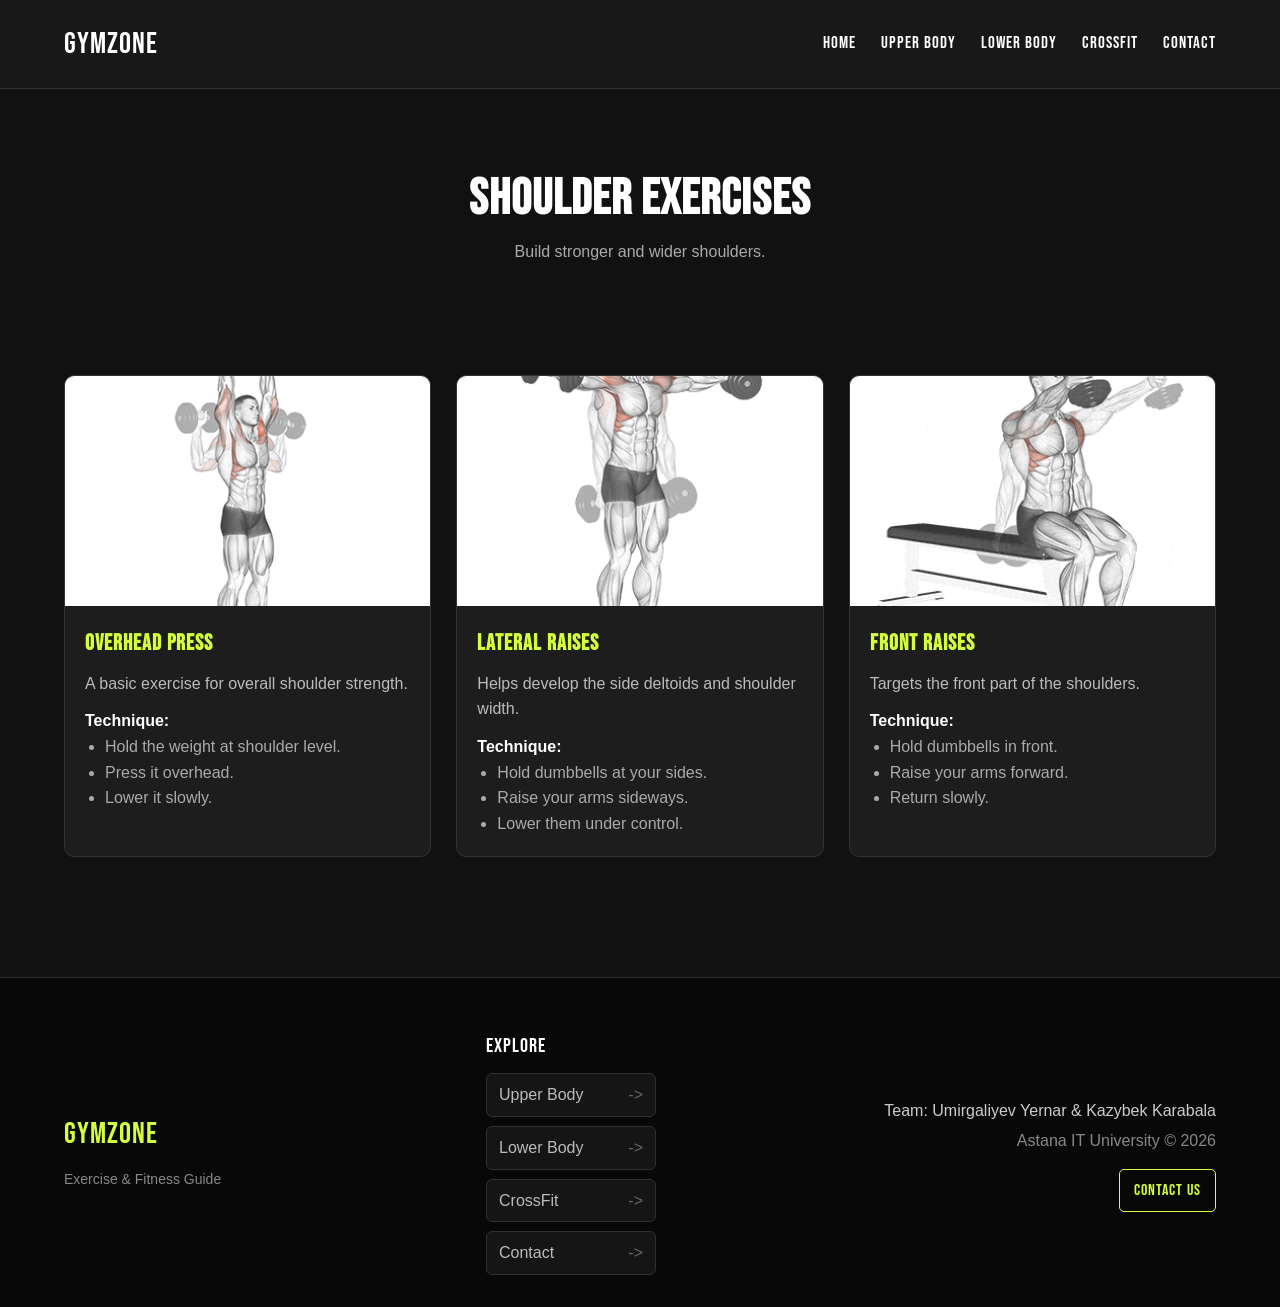
<file: shoulders.html>
<!DOCTYPE html>
<html lang="en">
<head>
    <meta charset="UTF-8">
    <meta name="viewport" content="width=device-width, initial-scale=1.0">
    <title>Shoulder Exercises</title>
    <link rel="stylesheet" href="css/style.css">
</head>
<body>
<header id="main-header">
    <div class="container header-content">
        <a href="index.html" class="logo">GYMZONE</a>
        <nav>
            <ul class="nav-menu">
                <li><a href="index.html">Home</a></li>
                <li><a href="upper.html">Upper Body</a></li>
                <li><a href="lower.html">Lower Body</a></li>
                <li><a href="crossfit.html">CrossFit</a></li>
                <li><a href="contact.html">Contact</a></li>
            </ul>
        </nav>
    </div>
</header>
<main>
    <section class="page-title">
        <div class="container">
            <h1>SHOULDER EXERCISES</h1>
            <p>Build stronger and wider shoulders.</p>
        </div>
    </section>
    <section class="section">
        <div class="container">
            <div class="card-grid">
                <article class="exercise-card">
                    <img src="images/Overhead Press.gif"
                         alt="Overhead press">
                    <div class="exercise-content">
                        <h3>Overhead Press</h3>
                        <p>
                            A basic exercise for overall
                            shoulder strength.
                        </p>
                        <h4>Technique:</h4>
                        <ul>
                            <li>Hold the weight at shoulder level.</li>
                            <li>Press it overhead.</li>
                            <li>Lower it slowly.</li>
                        </ul>
                    </div>
                </article>
                <article class="exercise-card">
                    <img src="images/Lateral Raises.gif"
                         alt="Lateral raises">
                    <div class="exercise-content">
                        <h3>Lateral Raises</h3>
                        <p>
                            Helps develop the side deltoids
                            and shoulder width.
                        </p>
                        <h4>Technique:</h4>
                        <ul>
                            <li>Hold dumbbells at your sides.</li>
                            <li>Raise your arms sideways.</li>
                            <li>Lower them under control.</li>
                        </ul>
                    </div>
                </article>
                <article class="exercise-card">
                    <img src="images/Front Raises.gif"
                         alt="Front raises">
                    <div class="exercise-content">
                        <h3>Front Raises</h3>
                        <p>
                            Targets the front part
                            of the shoulders.
                        </p>
                        <h4>Technique:</h4>
                        <ul>
                            <li>Hold dumbbells in front.</li>
                            <li>Raise your arms forward.</li>
                            <li>Return slowly.</li>
                        </ul>
                    </div>
                </article>
            </div>
        </div>
    </section>
</main>
<footer id="main-footer">
    <div class="container footer-content">
        <div class="footer-brand"><a href="index.html" class="logo">GYMZONE</a><p>Exercise &amp; Fitness Guide</p></div>
        <div class="footer-links"><a href="upper.html">Upper Body</a><a href="lower.html">Lower Body</a><a href="crossfit.html">CrossFit</a><a href="contact.html">Contact</a></div>
        <div class="footer-team"><p>Team: Umirgaliyev Yernar &amp; Kazybek Karabala</p><p>Astana IT University &copy; 2026</p><a class="footer-contact" href="mailto:ernarface12@gmail.com">Contact us</a></div>
    </div>
</footer>
</body>
</html>
</file>
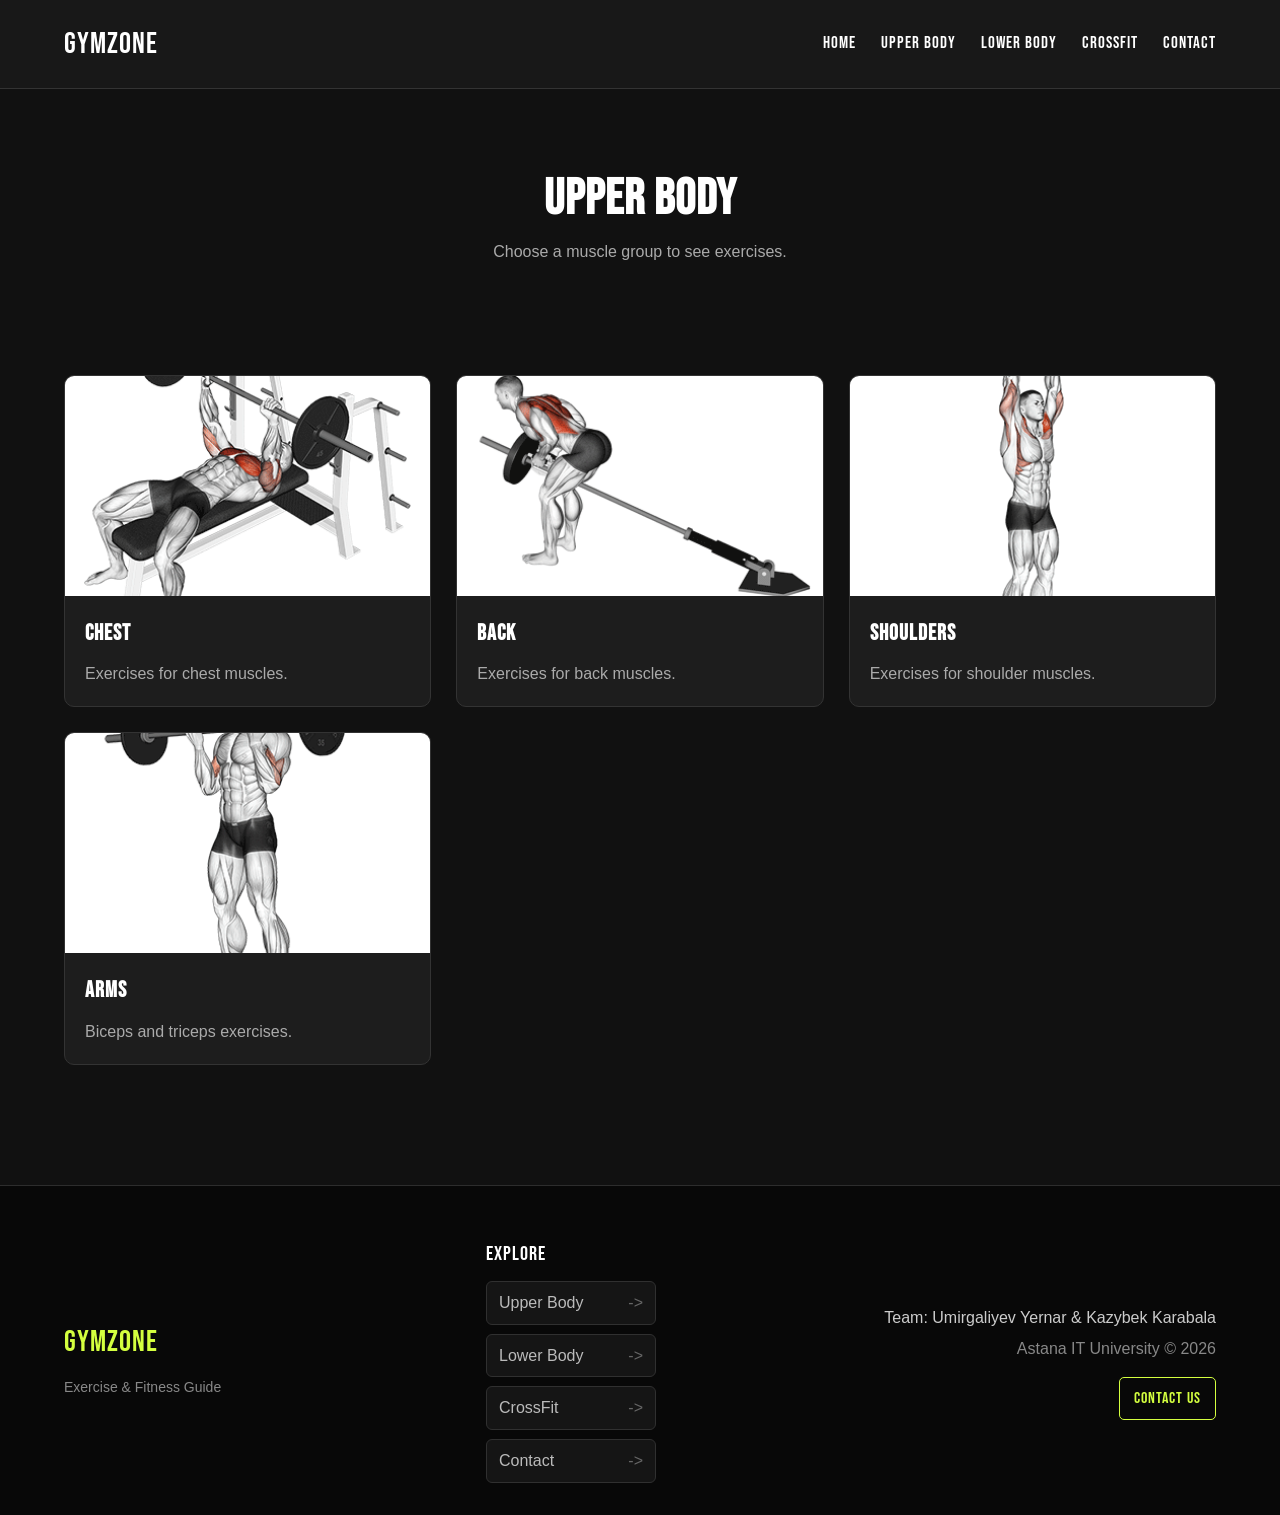
<file: upper.html>
<!DOCTYPE html>
<html lang="en">
<head>
    <meta charset="UTF-8">
    <meta name="viewport" content="width=device-width, initial-scale=1.0">
    <title>Upper Body</title>
    <link rel="stylesheet" href="css/style.css">
</head>
<body>
<header id="main-header">
    <div class="container header-content">
        <a href="index.html" class="logo">GYMZONE</a>
        <nav>
            <ul class="nav-menu">
                <li><a href="index.html">Home</a></li>
                <li><a href="upper.html">Upper Body</a></li>
                <li><a href="lower.html">Lower Body</a></li>
                <li><a href="crossfit.html">CrossFit</a></li>
                <li><a href="contact.html">Contact</a></li>
            </ul>
        </nav>
    </div>
</header>
<main>
    <section class="page-title">
        <div class="container">
            <h1>UPPER BODY</h1>
            <p>
                Choose a muscle group to see exercises.
            </p>
        </div>
    </section>
    <section class="section">
        <div class="container">
            <div class="card-grid">
                <a href="chest.html" class="card">
                    <img src="images/Bench Press.gif"
                         alt="Chest muscles">
                    <div class="card-content">
                        <h3>Chest</h3>
                        <p>Exercises for chest muscles.</p>
                    </div>
                </a>
                <a href="back.html" class="card">
                    <img src="images/T-bar Row.gif"
                         alt="Back muscles">
                    <div class="card-content">
                        <h3>Back</h3>
                        <p>Exercises for back muscles.</p>
                    </div>
                </a>
                <a href="shoulders.html" class="card">
                    <img src="images/Overhead Press.gif"
                         alt="Shoulder muscles">
                    <div class="card-content">
                        <h3>Shoulders</h3>
                        <p>Exercises for shoulder muscles.</p>
                    </div>
                </a>
                <a href="arms.html" class="card">
                    <img src="images/Barbell Curl.gif"
                         alt="Arm muscles">
                    <div class="card-content">
                        <h3>Arms</h3>
                        <p>Biceps and triceps exercises.</p>
                    </div>
                </a>
            </div>
        </div>
    </section>
</main>
<footer id="main-footer">
    <div class="container footer-content">
        <div class="footer-brand"><a href="index.html" class="logo">GYMZONE</a><p>Exercise &amp; Fitness Guide</p></div>
        <div class="footer-links"><a href="upper.html">Upper Body</a><a href="lower.html">Lower Body</a><a href="crossfit.html">CrossFit</a><a href="contact.html">Contact</a></div>
        <div class="footer-team"><p>Team: Umirgaliyev Yernar &amp; Kazybek Karabala</p><p>Astana IT University &copy; 2026</p><a class="footer-contact" href="mailto:ernarface12@gmail.com">Contact us</a></div>
    </div>
</footer>
</body>
</html>
</file>
<file: css/style.css>
@import url('https://fonts.googleapis.com/css2?family=Archivo+Black&family=Bebas+Neue&display=swap');
:root {
    --accent: #d4ff3f;
}
* {
    box-sizing: border-box;
    margin: 0;
    padding: 0;
}
body {
    font-family: Arial, sans-serif;
    background: #111;
    color: #fff;
    line-height: 1.6;
}
h1, h2, h3, .logo, .btn, .nav-menu a, .workout-table th {
    font-family: "Bebas Neue", sans-serif;
    letter-spacing: 1px;
}
a {
    color: #fff;
    text-decoration: none;
}
a:hover {
    color: var(--accent);
}
img {
    width: 100%;
    display: block;
}
.container {
    width: 90%;
    max-width: 1200px;
    margin: auto;
}
#main-header {
    background: #181818;
    padding: 20px 0;
    border-bottom: 1px solid #333;
}
.header-content {
    display: flex;
    justify-content: space-between;
    align-items: center;
}
.logo {
    font-size: 30px;
}

.nav-menu {
    display: flex;
    gap: 25px;
    list-style: none;
}

.nav-menu a {
    font-size: 17px;
    transition: 0.3s;
}

.nav-menu a:hover {
    color: var(--accent);
}

.hero {
    min-height: 500px;
    display: flex;
    align-items: center;
    background: #151515;
}

.hero-content {
    display: grid;
    grid-template-columns: 1fr 1fr;
    gap: 40px;
    align-items: center;
}

.hero h1 {
    font-size: 60px;
    margin-bottom: 20px;
    text-transform: uppercase;
}

.hero p {
    color: #bbb;
    margin-bottom: 25px;
}

.hero img {
    object-fit: cover;
    border-radius: 10px;
}

.btn {
    display: inline-block;
    background: var(--accent);
    color: #111;
    padding: 12px 25px;
    border-radius: 5px;
    font-size: 18px;
    transition: 0.3s;
}

.btn:hover {
    background: #fff;
    color: #111;
}

.section {
    padding: 70px 0;
}

.section-title {
    text-align: center;
    font-size: 38px;
    margin-bottom: 40px;
    text-transform: uppercase;
}
.card-grid {
    display: grid;
    grid-template-columns: repeat(3, 1fr);
    gap: 25px;
}

.card {
    background: #1d1d1d;
    border: 1px solid #333;
    border-radius: 10px;
    overflow: hidden;
    transition: 0.3s;
}

.card:hover {
    transform: translateY(-7px);
    border-color: var(--accent);
}

.card img {
    height: 220px;
    object-fit: cover;
}

.card-content {
    padding: 20px;
}

.card h3 {
    font-size: 22px;
    margin-bottom: 10px;
}

.card p {
    color: #aaa;
}

.exercise-card {
    background: #1d1d1d;
    border-radius: 10px;
    overflow: hidden;
    border: 1px solid #333;
    transition: transform 0.3s;
}

.exercise-card:hover {
    transform: scale(1.03);
}

.exercise-card img {
    height: 230px;
    object-fit: cover;
}

.exercise-content {
    padding: 20px;
}

.exercise-content h3 {
    font-size: 22px;
    color: var(--accent);
    margin-bottom: 10px;
}

.exercise-content p {
    color: #bbb;
    margin-bottom: 12px;
}

.exercise-content ul {
    padding-left: 20px;
    color: #aaa;
}

.motivation {
    text-align: center;
    background: #181818;
}

.motivation img {
    max-width: 600px;
    height: 300px;
    object-fit: cover;
    margin: 0 auto 25px;
    border-radius: 10px;
}

.motivation h2 {
    font-size: 38px;
    text-transform: uppercase;
}

.page-title {
    padding: 70px 0 40px;
    text-align: center;
}

.page-title h1 {
    font-size: 50px;
    text-transform: uppercase;
}

.page-title p {
    color: #aaa;
}

.workout-table {
    width: 100%;
    border-collapse: collapse;
    margin-top: 30px;
}

.workout-table th,
.workout-table td {
    border: 1px solid #444;
    padding: 15px;
    text-align: center;
}

.workout-table th {
    background: var(--accent);
    color: #111;
}

.contact-section {
    background: #151515;
}

.contact-grid {
    display: grid;
    grid-template-columns: 1.1fr 0.9fr;
    gap: 55px;
    align-items: start;
}

.contact-title {
    margin-bottom: 18px;
    text-align: left;
}

.contact-copy {
    max-width: 560px;
    color: #bbb;
}

.contact-subtitle {
    margin-top: 28px;
    color: var(--accent);
    font-size: 24px;
}

.steps-list {
    margin: 12px 0 22px;
    padding-left: 24px;
    color: #bbb;
}

.steps-list li {
    padding: 4px 0;
}
#contact-form {
    display: flex;
    flex-direction: column;
    gap: 9px;
    padding: 28px;
    background: #1d1d1d;
    border: 1px solid #333;
    border-radius: 10px;
    box-shadow: 0 15px 30px rgba(0, 0, 0, 0.25);
}
#contact-form h2 {
    margin-bottom: 10px;
    color: var(--accent);
    font-size: 30px;
}

#contact-form label {
    margin-top: 5px;
    color: #ddd;
    font-weight: bold;
}

#contact-form input,
#contact-form select,
#contact-form textarea {
    width: 100%;
    padding: 11px 12px;
    background: #111;
    color: #fff;
    border: 1px solid #444;
    border-radius: 5px;
    font: inherit;
    resize: vertical;
}

#contact-form input:focus,
#contact-form select:focus,
#contact-form textarea:focus {
    outline: none;
    border-color: var(--accent);
    box-shadow: 0 0 0 2px rgba(212, 255, 63, 0.15);
}

#contact-form button {
    margin-top: 10px;
    padding: 12px 18px;
    background: var(--accent);
    color: #111;
    border: 0;
    border-radius: 5px;
    cursor: pointer;
    font-family: "Bebas Neue", sans-serif;
    font-size: 18px;
    letter-spacing: 1px;
    transition: 0.3s;
}

#contact-form button:hover {
    background: #fff;
}

#main-footer {
    background: #080808;
    padding: 52px 0 32px;
    margin-top: 50px;
    border-top: 1px solid #2d2d2d;
}

.footer-content {
    display: grid;
    grid-template-columns: 1.4fr 1fr 1.5fr;
    gap: 30px;
    align-items: center;
}

.footer-content p {
    color: #888;
    margin: 5px 0;
}

.footer-brand .logo {
    color: var(--accent);
}

.footer-brand p {
    max-width: 210px;
    margin-top: 10px;
    font-size: 14px;
}

.footer-links {
    display: flex;
    flex-direction: column;
    gap: 9px;
}

.footer-links::before {
    content: "Explore";
    margin-bottom: 2px;
    color: #fff;
    font-family: "Bebas Neue", sans-serif;
    font-size: 20px;
    letter-spacing: 1px;
}

.footer-links a {
    display: flex;
    justify-content: space-between;
    align-items: center;
    width: 170px;
    padding: 8px 12px;
    color: #bbb;
    background: #151515;
    border: 1px solid #303030;
    border-radius: 6px;
    box-shadow: inset 3px 0 0 transparent;
    transition: 0.3s;
}

.footer-links a::after {
    content: "->";
    color: #666;
    transition: 0.3s;
}

.footer-links a:hover {
    color: var(--accent);
    border-color: var(--accent);
    background: #1d1d1d;
    box-shadow: inset 3px 0 0 var(--accent);
    transform: translateX(5px);
}

.footer-links a:hover::after {
    color: var(--accent);
}

.footer-team {
    text-align: right;
}

.footer-team p:first-child {
    color: #ccc;
}

.footer-contact,
.team-link {
    display: inline-block;
    margin-top: 10px;
    padding: 8px 14px;
    border: 1px solid var(--accent);
    border-radius: 5px;
    color: var(--accent);
    font-family: "Bebas Neue", sans-serif;
    letter-spacing: 1px;
    transition: 0.3s;
}

.footer-contact:hover,
.team-link:hover {
    background: var(--accent);
    color: #111;
}

.team-intro {
    max-width: 650px;
    margin: -15px auto 35px;
    color: #bbb;
    text-align: center;
}

.team-grid {
    display: grid;
    grid-template-columns: repeat(2, 1fr);
    gap: 25px;
    max-width: 900px;
    margin: 0 auto;
}
.team-section {
    background: #151515;
}
.team-card {
    display: grid;
    grid-template-columns: 120px 1fr;
    align-items: center;
    gap: 25px;
    padding: 22px;
    background: #1d1d1d;
    border: 1px solid #333;
    border-radius: 10px;
    box-shadow: 0 12px 28px rgba(0, 0, 0, 0.22);
}
.team-card h3 {
    font-size: 24px;
    margin-bottom: 4px;
}
.team-card p {
    color: #aaa;
}
.team-card .team-role {
    color: var(--accent);
    font-weight: bold;
    margin-bottom: 8px;
}
.profile-img {
    flex: 0 0 120px;
    width: 120px;
    height: 120px;
    object-fit: cover;
    border-radius: 50%;
    margin: 0;
    border: 3px solid var(--accent);
}
@media (max-width: 800px) {
    .hero-content {
        grid-template-columns: 1fr;
    }
    .card-grid {
        grid-template-columns: 1fr;
    }
    .nav-menu {
        gap: 10px;
        font-size: 14px;
        flex-wrap: wrap;
        justify-content: flex-end;
    }
    .hero h1 {
        font-size: 40px;
    }
    .team-grid,
    .footer-content {
        grid-template-columns: 1fr;
    }
    .team-card {
        align-items: flex-start;
        grid-template-columns: 90px 1fr;
        gap: 16px;
    }
    .team-card .profile-img {
        width: 90px;
        height: 90px;
    }
    .footer-team {
        text-align: left;
    }
    .contact-grid {
        grid-template-columns: 1fr;
        gap: 35px;
    }
    .contact-title {
        text-align: center;
    }
}
</file>
